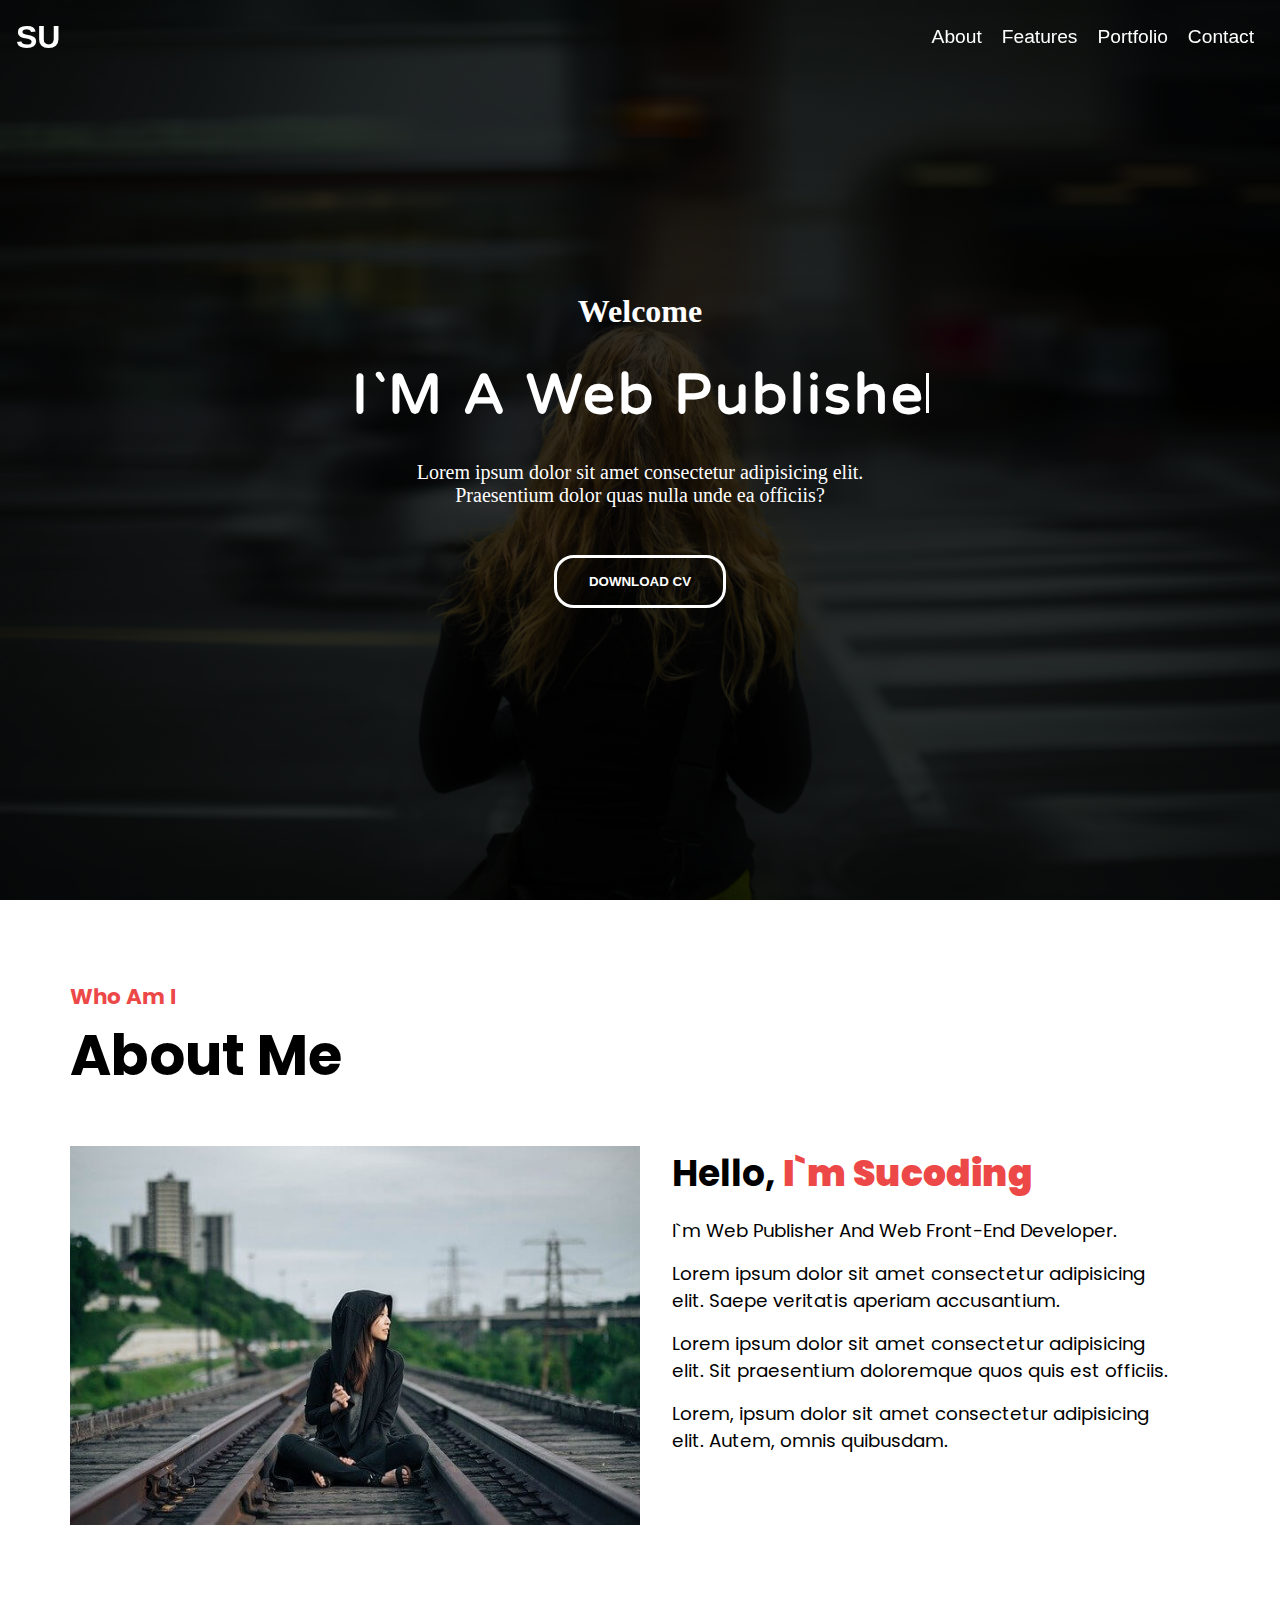
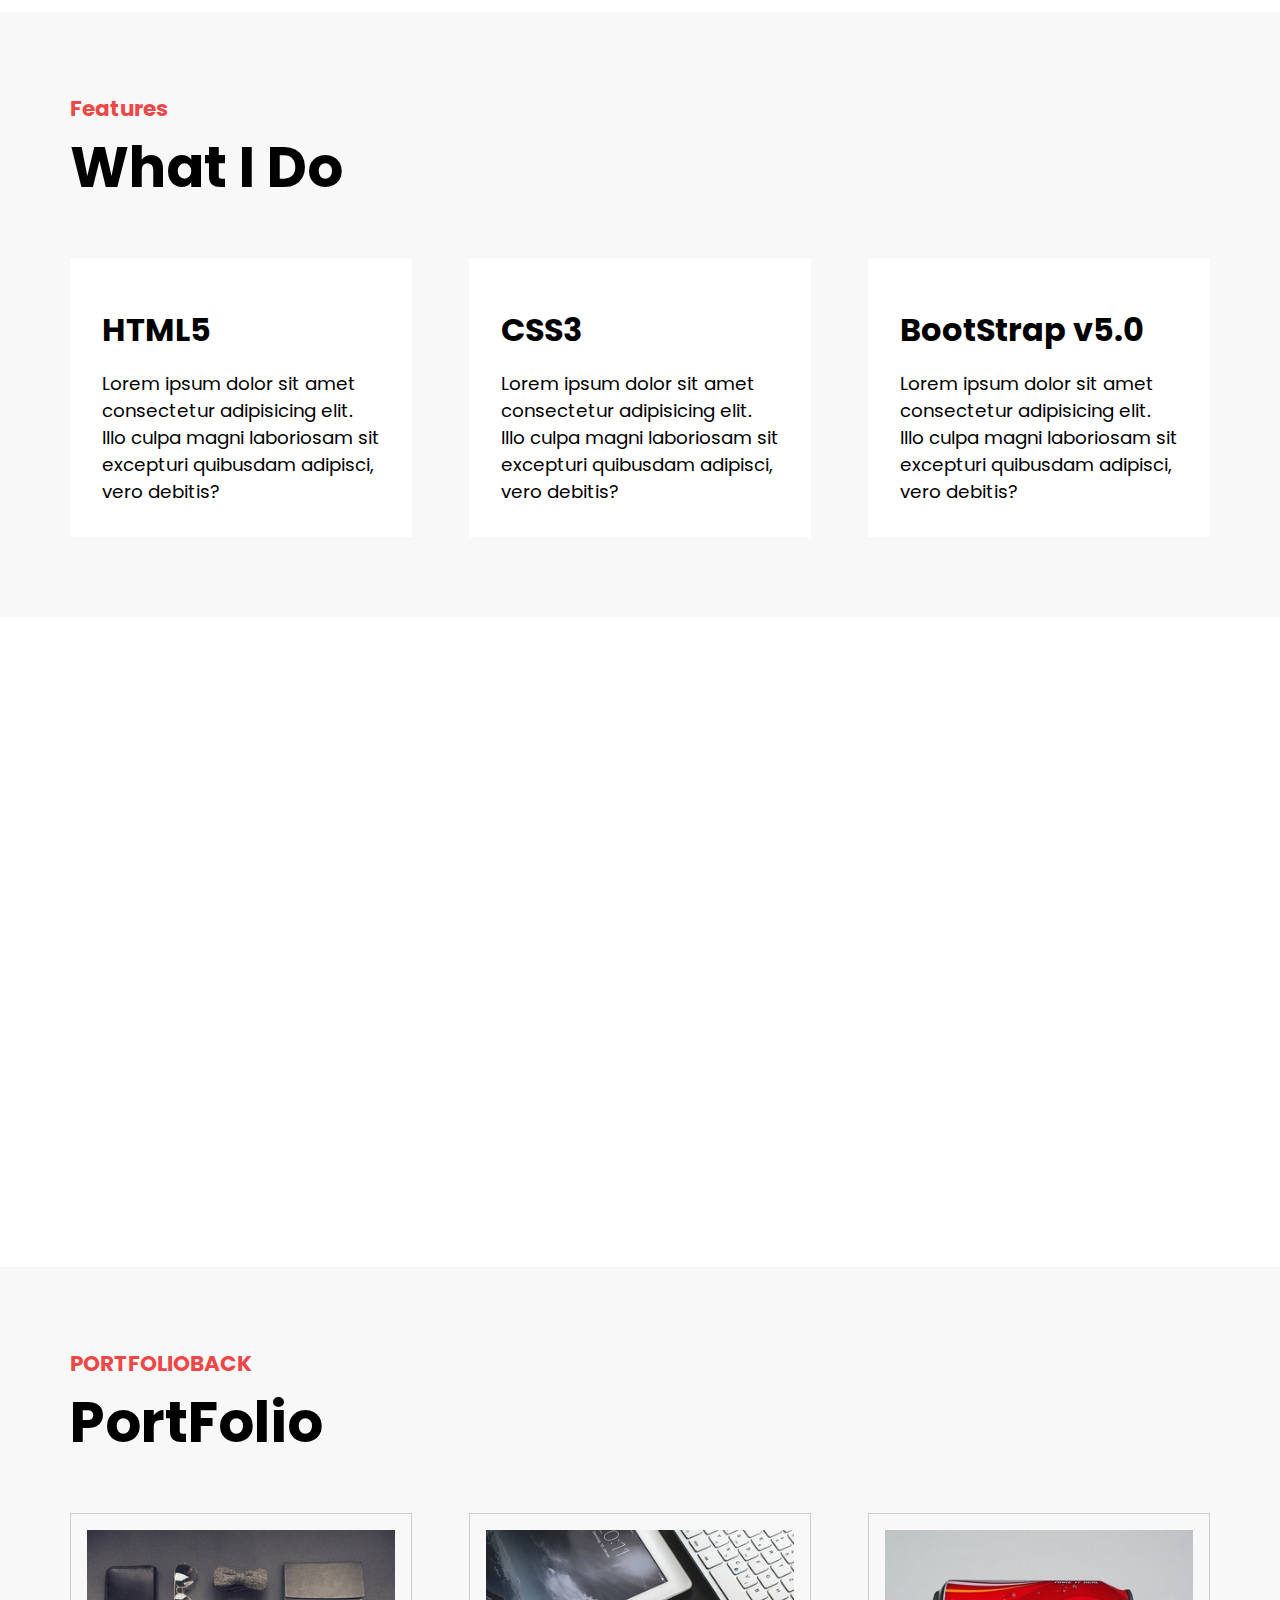
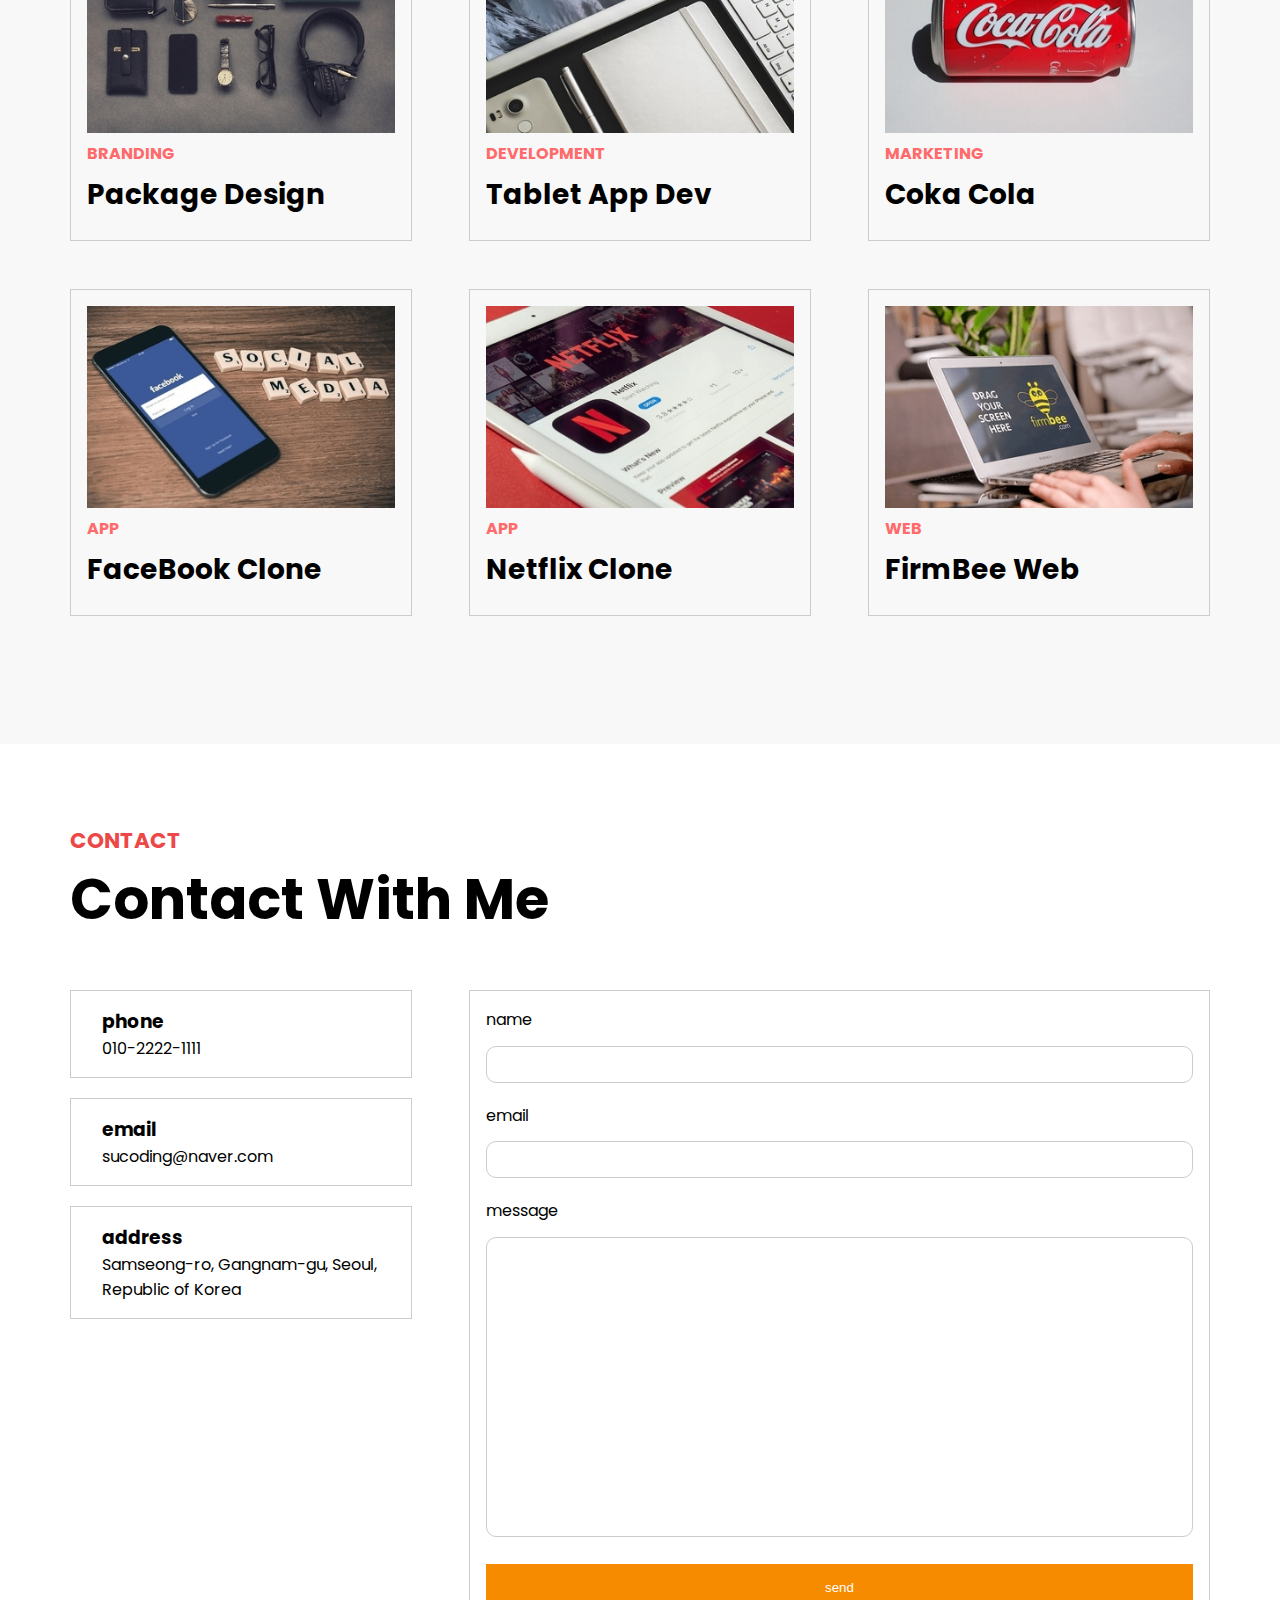
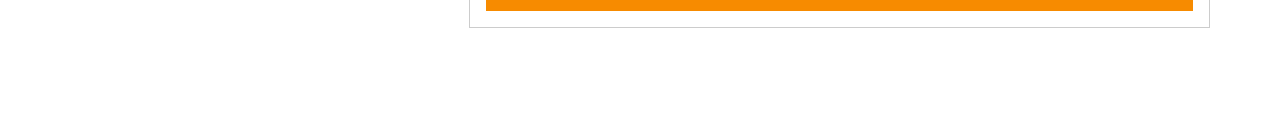
<file: index.html>
<!DOCTYPE html>
<html lang="zxx">
<head>
  <meta charset="UTF-8">
  <meta http-equiv="X-UA-Compatible" content="IE=edge">
  <meta name="viewport" content="width=device-width, initial-scale=1.0">
  <title>Final Project</title>
  <link rel="stylesheet" href="https://cdnjs.cloudflare.com/ajax/libs/font-awesome/6.1.1/css/all.min.css" integrity="sha512-KfkfwYDsLkIlwQp6LFnl8zNdLGxu9YAA1QvwINks4PhcElQSvqcyVLLD9aMhXd13uQjoXtEKNosOWaZqXgel0g==" crossorigin="anonymous" referrerpolicy="no-referrer" />
  <link rel="stylesheet" href="style.css">
</head>
<body>
  <!-- header -->
  <header>
    <div class="container">
      <h1>
        <button data-animation-scroll="true" data-target="#main">SU</button>
      </h1>
      <nav>
        <ul>
          <li>
            <button data-animation-scroll="true" data-target="#about">
              About
            </button>
          </li>
          <li>
            <button data-animation-scroll="true" data-target="#features">
              Features
            </button>
          </li>
          <li>
            <button data-animation-scroll="true" data-target="#portfolio">
              Portfolio
            </button>
          </li>
          <li>
            <button data-animation-scroll="true" data-target="#contact">
              Contact
            </button>
          </li>
        </ul>
      </nav>
    </div>
  </header>
  <!-- //end header -->
  <!-- main -->
  <main id="main">
    <div class="container">
      <h4>Welcome</h4>
      <h2 class="active">I`M A <span></span></h2>
      <p>Lorem ipsum dolor sit amet consectetur adipisicing elit. Praesentium dolor quas nulla unde ea officiis?</p>
      <button class="download">DOWNLOAD CV</button>
      <button class="mouse"><i class="fa-solid fa-computer-mouse"></i></button>
    </div>
  </main>
  <!-- //end Main -->
  <!-- About Me -->
  <section id="about" class="about">
    <div class="container">
      <div class="title">
        <h4>Who Am I</h4>
        <h2>About Me</h2>
      </div>
      <div class="about-self">
        <div class="left">
          <img src="images/me_alone.jpg" alt="">
        </div>
        <div class="right">
          <h3>Hello, <strong>I`m Sucoding</strong></h3>
          <p>I`m Web Publisher And Web Front-End Developer.</p>
          <p>Lorem ipsum dolor sit amet consectetur adipisicing elit. Saepe veritatis aperiam accusantium.</p>
          <p>Lorem ipsum dolor sit amet consectetur adipisicing elit. Sit praesentium doloremque quos quis est officiis.</p>
          <p>Lorem, ipsum dolor sit amet consectetur adipisicing elit. Autem, omnis quibusdam.</p>
          <div class="social">
            <a href="#">
              <i class="fa-brands fa-facebook"></i>
            </a>
            <a href="#">
              <i class="fa-brands fa-instagram"></i>
            </a>
            <a href="#">
              <i class="fa-brands fa-twitch"></i>
            </a>
            <a href="#">
              <i class="fa-brands fa-youtube"></i>
            </a>
          </div>
        </div>
      </div>
    </div>
  </section>
  <!-- end About Me -->
  <!-- What I Do -->
  <section id="features" class="do">
    <div class="container">
      <div class="title">
        <h4>Features</h4>
        <h2>What I Do</h2>
      </div>
      <div class="do-me">                
        <div class="do-inner">
          <div class="icon">
            <i class="fa-brands fa-html5"></i>
          </div>
          <div class="content">
            <h3>HTML5</h3>
            <p>Lorem ipsum dolor sit amet consectetur adipisicing elit. Illo culpa magni laboriosam sit excepturi quibusdam adipisci, vero debitis?</p>
          </div>
        </div>        
        <div class="do-inner">
          <div class="icon">
            <i class="fa-brands fa-css3-alt"></i>        
          </div>
          <div class="content">
            <h3>CSS3</h3>
            <p>Lorem ipsum dolor sit amet consectetur adipisicing elit. Illo culpa magni laboriosam sit excepturi quibusdam adipisci, vero debitis?</p>
          </div>
        </div>
        <div class="do-inner">
          <div class="icon">
            <i class="fa-brands fa-bootstrap"></i>
          </div>
          <div class="content">
            <h3>BootStrap v5.0</h3>
            <p>Lorem ipsum dolor sit amet consectetur adipisicing elit. Illo culpa magni laboriosam sit excepturi quibusdam adipisci, vero debitis?</p>
          </div>
        </div>
      </div>
    </div>  
  </section>
  <!-- //end What I Do -->
  <!-- Background -->
  <div class="bg"></div>
  <!-- //end Background-->
  <!-- PortFolio -->
  <section id="portfolio" class="portfolio">
    <div class="container">
      <div class="title">
        <h4>PORTFOLIOBACK</h4>
        <h2>PortFolio</h2>
      </div>
      <div class="portfolio-me">
        <div class="portfolio-inner">
          <img src="images/mock1.png" alt="">
          <strong>BRANDING</strong>
          <h3>Package Design</h3>
        </div>
        <div class="portfolio-inner">
          <img src="images/mock2.png" alt="">
          <strong>DEVELOPMENT</strong>
          <h3>Tablet App Dev</h3>
        </div>
        <div class="portfolio-inner">
          <img src="images/mock3.png" alt="">
          <strong>MARKETING</strong>
          <h3>Coka Cola </h3>
        </div>
        <div class="portfolio-inner">
          <img src="images/mock4.png" alt="">
          <strong>APP</strong>
          <h3>FaceBook Clone</h3>
        </div>
        <div class="portfolio-inner">
          <img src="images/mock5.png" alt="">
          <strong>APP</strong>
          <h3>Netflix Clone</h3>
        </div>
        <div class="portfolio-inner">
          <img src="images/mock6.png" alt="">
          <strong>WEB</strong>
          <h3>FirmBee Web</h3>
        </div>
      </div>
    </div>
  </section>
  <!-- //end PortFolio -->
   <!-- Contact With Me -->
   <section id="contact" class="contact">
    <div class="container">
      <div class="title">
        <h4>CONTACT</h4>
        <h2>Contact With Me</h2>
      </div>
      <div class="contact-me">
        <div class="left">
          <div class="card">
            <div class="icon">
              <i class="fa-solid fa-phone-volume"></i>
            </div>
            <div class="info-text">
              <h3>phone</h3>
              <p>010-2222-1111</p>
            </div>
          </div>
          <div class="card">
            <div class="icon">
              <i class="fa-solid fa-envelope-open-text"></i>
            </div>
            <div class="info-text">
              <h3>email</h3>
              <p>sucoding@naver.com</p>
            </div>
          </div>
          <div class="card">
            <div class="icon">
              <i class="fa-solid fa-location-crosshairs"></i>
            </div>
            <div class="info-text">
              <h3>address</h3>
              <p>Samseong-ro, Gangnam-gu, Seoul, Republic of Korea</p>
            </div>
          </div>
        </div>
        <div class="right">
          <form action="#">
            <div class="form-group">
              <label for="name">name</label>
              <input type="text" id="name">
            </div>
            <div class="form-group">
              <label for="email">email</label>
              <input type="text" id="email">
            </div>
            <div class="form-group">
              <label for="msg">message</label>
              <textarea id="msg"></textarea>
            </div>
            <button>send</button>
          </form>
        </div>
      </div>
    </div>
  </section>
  <!-- end Contact With Me -->
  <!-- script 태그는 수정하지 않습니다. -->
  <script src="script.js"></script>
</body>
</html>
</file>
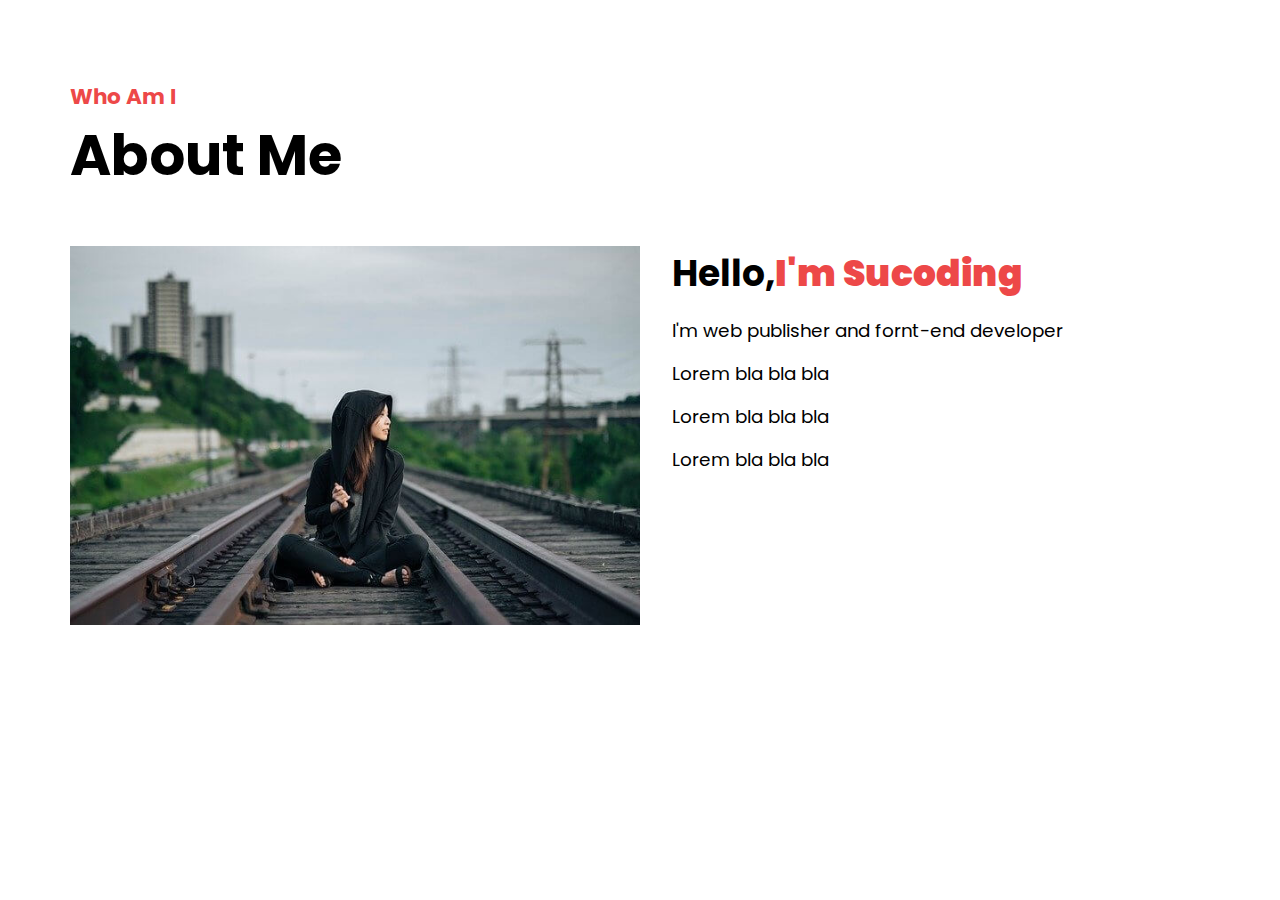
<file: html/about_me.html>
<!DOCTYPE html>
<html lang="zxx">
    <!-- 주력 언어가 특정되지 않을 때 사용하는 HTML 언어 코드인 zxx를 설정합니다. -->
<head>
    <meta charset="UTF-8"> <!-- HTML 문서의 문자 인코딩을 UTF-8로 설정하여 다양한 문자를 지원합니다. -->
    <meta name="viewport" content="width=device-width, initial-scale=1.0"> <!-- 반응형 웹 디자인을 위해 viewport 설정을 하여, 화면 크기에 맞게 요소들이 조정됩니다. -->
    <title>About me</title> <!-- 웹 페이지의 제목을 설정하며, 브라우저 탭에 표시됩니다. -->
    <link rel="stylesheet" href="https://cdnjs.cloudflare.com/ajax/libs/font-awesome/6.6.0/css/all.min.css" integrity="sha512-Kc323vGBEqzTmouAECnVceyQqyqdsSiqLQISBL29aUW4U/M7pSPA/gEUZQqv1cwx4OnYxTxve5UMg5GT6L4JJg==" crossorigin="anonymous" referrerpolicy="no-referrer" /> 
    <!-- Font Awesome 6.6.0 아이콘 라이브러리를 CDN을 통해 로드합니다. 이는 웹페이지에 다양한 아이콘을 사용할 수 있도록 합니다. -->
    <link rel="stylesheet" href="../style.css"> <!-- 프로젝트의 루트 디렉토리 상위에 있는 style.css 파일을 링크하여 스타일을 적용합니다. -->
    <link rel="stylesheet" href="../css/about_me.css"> <!-- CSS 폴더 내에 위치한 main.css 파일을 링크하여 페이지의 추가적인 스타일을 적용합니다. -->
</head>
<body>
    <section id="about">
        <div class="container">
            <div class="title">
                <h4>Who Am I</h4>
                <h2>About Me</h2>
            </div>
            <div class="about-self">
                <div class="left">
                    <img src="../images/me_alone.jpg" alt="내 사진">
                </div>
                <div class="right">
                    <h3>Hello,<strong>I'm Sucoding</strong></h3>
                    <p>I'm web publisher and fornt-end developer</p>
                    <p>Lorem bla bla bla</p>    
                    <p>Lorem bla bla bla</p>    
                    <p>Lorem bla bla bla</p>
                    <div class="social">
                        <a href="#">
                            <i class="fa-brands fa-facebook"></i>
                        </a>
                        <a href="#">
                            <i class="fa-brands fa-instagram"></i>
                        </a>
                        <a href="#">
                            <i class="fa-brands fa-twitch"></i>
                        </a>
                        <a href="#">
                            <i class="fa-brands fa-youtube"></i>
                        </a>
                    </div>
                </div>         
            </div>
        </div>
    </section>
</body>
</html>
</file>
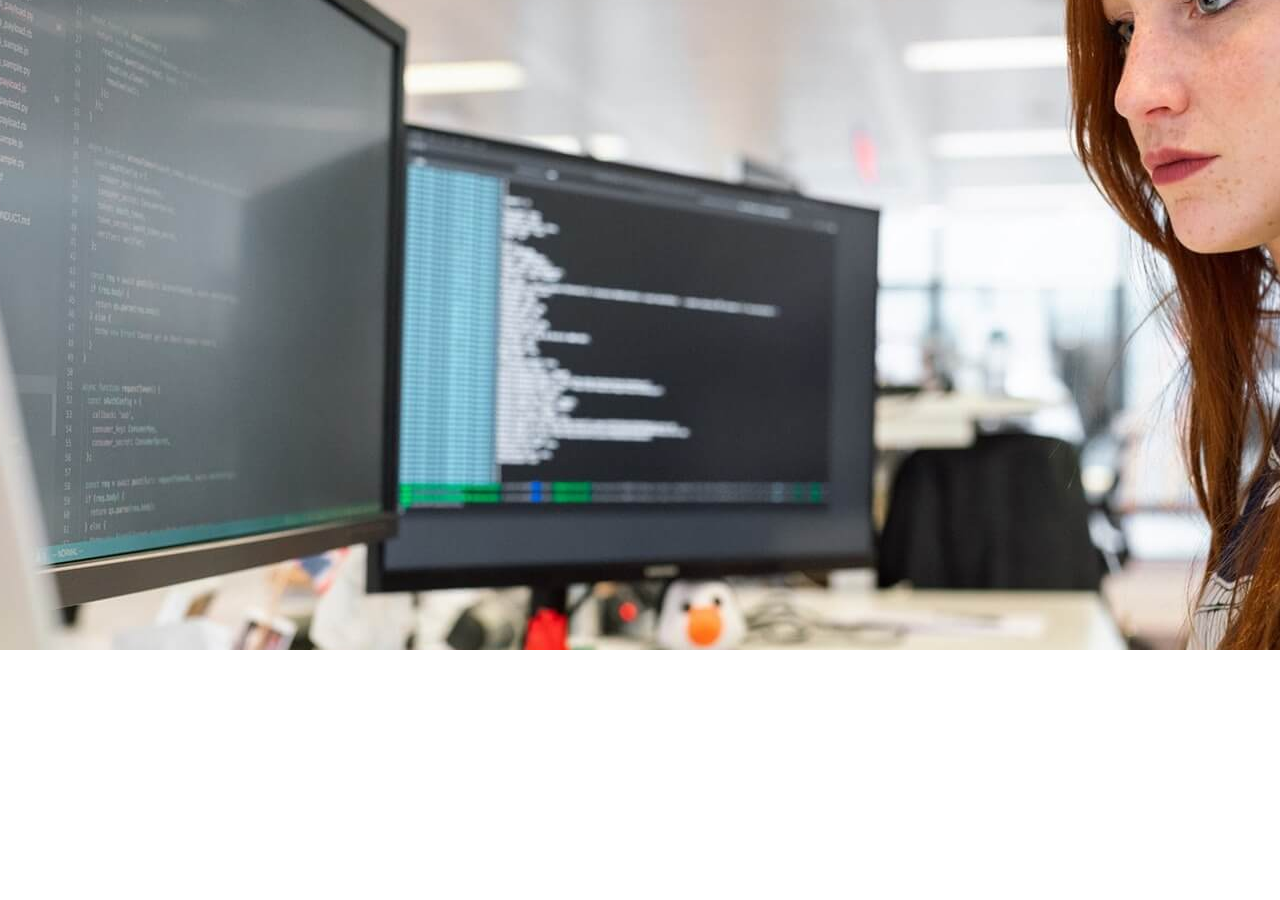
<file: html/background.html>
<!DOCTYPE html>
<html lang="zxx">
    <!-- 주력 언어가 특정되지 않을 때 사용하는 HTML 언어 코드인 zxx를 설정합니다. -->
<head>
    <meta charset="UTF-8"> <!-- HTML 문서의 문자 인코딩을 UTF-8로 설정하여 다양한 문자를 지원합니다. -->
    <meta name="viewport" content="width=device-width, initial-scale=1.0"> <!-- 반응형 웹 디자인을 위해 viewport 설정을 하여, 화면 크기에 맞게 요소들이 조정됩니다. -->
    <title>Background</title> <!-- 웹 페이지의 제목을 설정하며, 브라우저 탭에 표시됩니다. -->
    <link rel="stylesheet" href="https://cdnjs.cloudflare.com/ajax/libs/font-awesome/6.6.0/css/all.min.css" integrity="sha512-Kc323vGBEqzTmouAECnVceyQqyqdsSiqLQISBL29aUW4U/M7pSPA/gEUZQqv1cwx4OnYxTxve5UMg5GT6L4JJg==" crossorigin="anonymous" referrerpolicy="no-referrer" /> 
    <!-- Font Awesome 6.6.0 아이콘 라이브러리를 CDN을 통해 로드합니다. 이는 웹페이지에 다양한 아이콘을 사용할 수 있도록 합니다. -->
    <link rel="stylesheet" href="../style.css"> <!-- 프로젝트의 루트 디렉토리 상위에 있는 style.css 파일을 링크하여 스타일을 적용합니다. -->
    <link rel="stylesheet" href="../css/background.css">
</head>
<body>
    <div class="bg">
    </div>
</body>
</html>
</file>
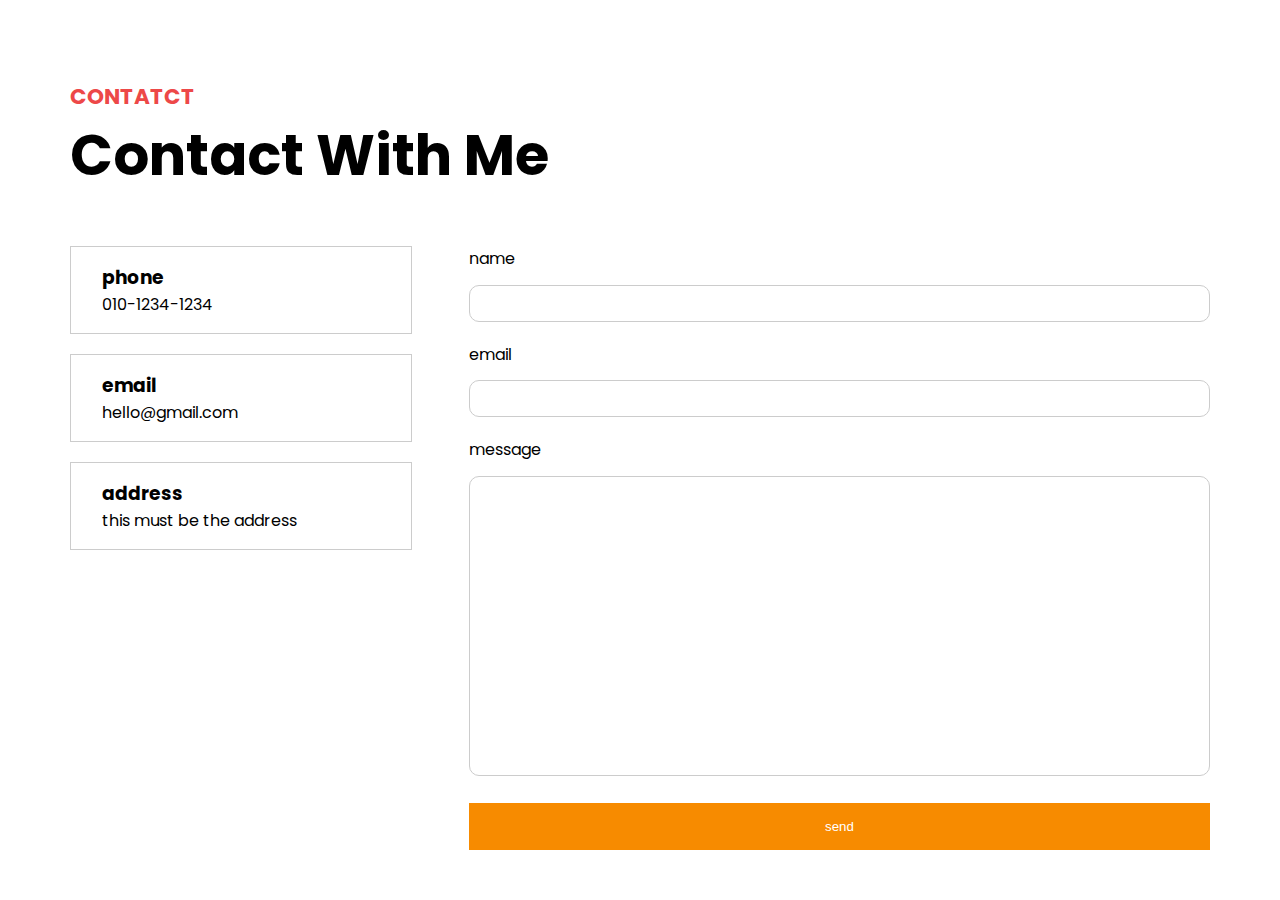
<file: html/contact_with_me.html>
<!DOCTYPE html>
<html lang="zxx">
    <!-- 주력 언어가 특정되지 않을 때 사용하는 HTML 언어 코드인 zxx를 설정합니다. -->
<head>
    <meta charset="UTF-8"> <!-- HTML 문서의 문자 인코딩을 UTF-8로 설정하여 다양한 문자를 지원합니다. -->
    <meta name="viewport" content="width=device-width, initial-scale=1.0"> <!-- 반응형 웹 디자인을 위해 viewport 설정을 하여, 화면 크기에 맞게 요소들이 조정됩니다. -->
    <title>Contact With Me</title> <!-- 웹 페이지의 제목을 설정하며, 브라우저 탭에 표시됩니다. -->
    <link rel="stylesheet" href="https://cdnjs.cloudflare.com/ajax/libs/font-awesome/6.6.0/css/all.min.css" integrity="sha512-Kc323vGBEqzTmouAECnVceyQqyqdsSiqLQISBL29aUW4U/M7pSPA/gEUZQqv1cwx4OnYxTxve5UMg5GT6L4JJg==" crossorigin="anonymous" referrerpolicy="no-referrer" /> 
    <!-- Font Awesome 6.6.0 아이콘 라이브러리를 CDN을 통해 로드합니다. 이는 웹페이지에 다양한 아이콘을 사용할 수 있도록 합니다. -->
    <link rel="stylesheet" href="../style.css"> <!-- 프로젝트의 루트 디렉토리 상위에 있는 style.css 파일을 링크하여 스타일을 적용합니다. -->
    <link rel="stylesheet" href="../css/contact_with_me.css">
</head>
<body>
    <section id="contact">
        <div class="container">
            <div class="title">
                <h4>CONTATCT</h4>
                <h2>Contact With Me</h2>
            </div>
            <div class="contact-me">
                <div class="left">
                    <div class="card">
                        <div class="icon">
                            <i class="fa-solid fa-phone-volume"></i>
                        </div>
                        <div class="info-text">
                            <h3>phone</h3>
                            <p>010-1234-1234</p>
                        </div>
                    </div>
                    <div class="card">
                        <div class="icon">
                            <i class="fa-solid fa-envelope"></i>
                        </div>
                        <div class="info-text">
                            <h3>email</h3>
                            <p>hello@gmail.com</p>
                        </div>
                    </div>
                    <div class="card">
                        <div class="icon">
                            <i class="fa-solid fa-location-dot"></i>
                        </div>
                        <div class="info-text">
                            <h3>address</h3>
                            <p>this must be the address</p>
                        </div>
                    </div>
                </div>

                <div class="right">
                    <form action="#">
                        <div class="form-group">
                            <label for="name">name</label>
                            <input type="text" id="name">
                        </div>
                        <div class="form-group">
                            <label for="email">email</label>
                            <input type="text" id="email" autocomplete="off">   
                        </div> 
                        <div class="form-group">
                            <label for="msg">message</label>
                            <textarea id="msg"></textarea>
                        </div>
                        <button>send</button>
                    </form>
                </div>
            </div>
        </div>
    </section>

</body>
</html>
</file>
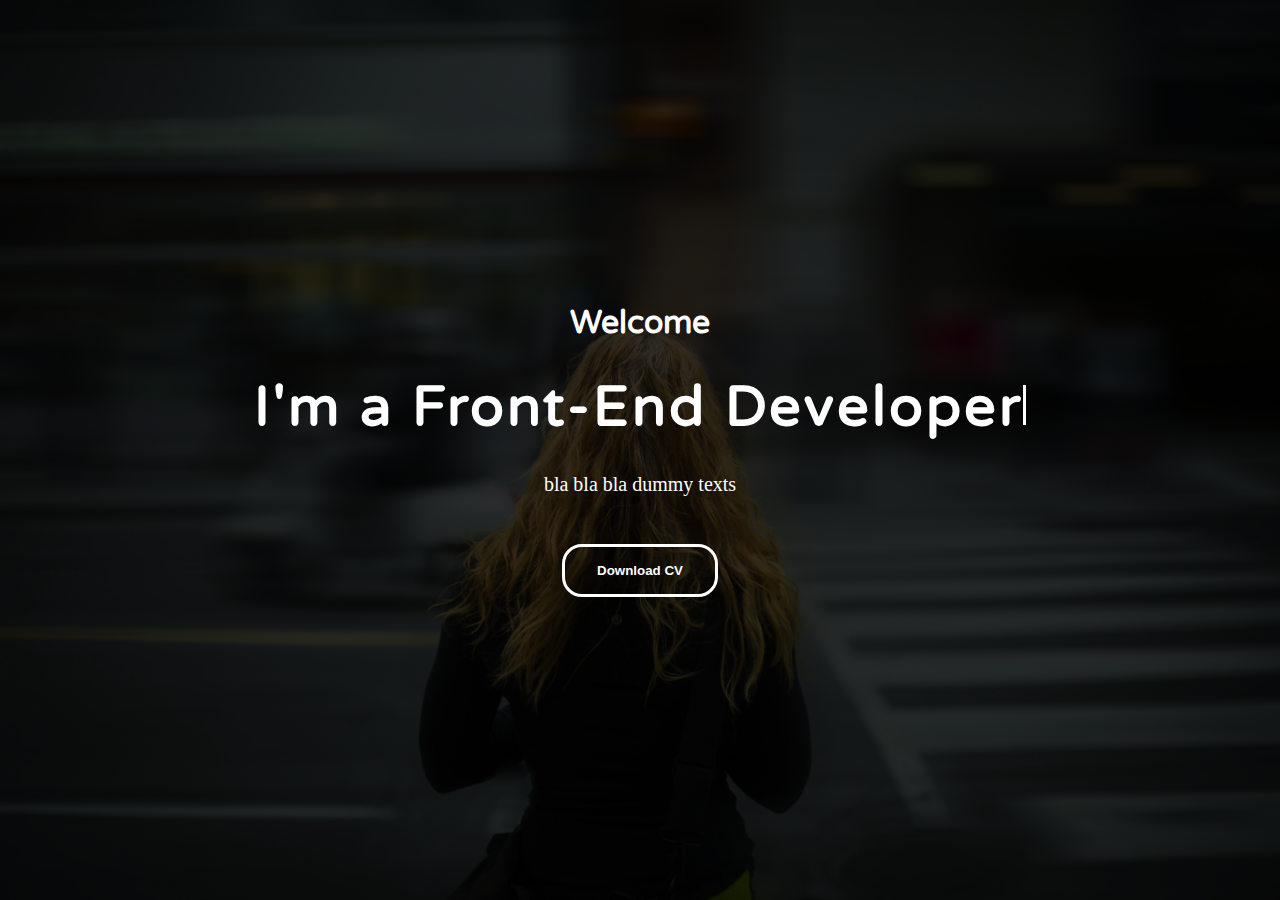
<file: html/main.html>
<!DOCTYPE html>
<html lang="zxx">
    <!-- 주력 언어가 특정되지 않을 때 사용하는 HTML 언어 코드인 zxx를 설정합니다. -->
<head>
    <meta charset="UTF-8"> <!-- HTML 문서의 문자 인코딩을 UTF-8로 설정하여 다양한 문자를 지원합니다. -->
    <meta name="viewport" content="width=device-width, initial-scale=1.0"> <!-- 반응형 웹 디자인을 위해 viewport 설정을 하여, 화면 크기에 맞게 요소들이 조정됩니다. -->
    <title>Main</title> <!-- 웹 페이지의 제목을 설정하며, 브라우저 탭에 표시됩니다. -->
    <link rel="stylesheet" href="https://cdnjs.cloudflare.com/ajax/libs/font-awesome/6.6.0/css/all.min.css" integrity="sha512-Kc323vGBEqzTmouAECnVceyQqyqdsSiqLQISBL29aUW4U/M7pSPA/gEUZQqv1cwx4OnYxTxve5UMg5GT6L4JJg==" crossorigin="anonymous" referrerpolicy="no-referrer" /> 
    <!-- Font Awesome 6.6.0 아이콘 라이브러리를 CDN을 통해 로드합니다. 이는 웹페이지에 다양한 아이콘을 사용할 수 있도록 합니다. -->
    <link rel="stylesheet" href="../style.css"> <!-- 프로젝트의 루트 디렉토리 상위에 있는 style.css 파일을 링크하여 스타일을 적용합니다. -->
    <link rel="stylesheet" href="../css/main.css"> <!-- CSS 폴더 내에 위치한 main.css 파일을 링크하여 페이지의 추가적인 스타일을 적용합니다. -->
</head>
<body>
    <main id="main"> <!-- 웹 페이지의 주요 콘텐츠를 포함하는 메인 영역을 나타내는 HTML5 시맨틱 태그입니다. id는 'main'으로 지정되었습니다. -->
        <div class="container"> <!-- 콘텐츠를 그룹화하고 정렬을 돕기 위해 사용하는 div 요소로, 'container' 클래스를 적용하여 스타일링합니다. -->
            <h4>Welcome</h4> <!-- HTML 제목 태그로, h4는 h1에서 h6 사이에서 네 번째로 큰 제목 크기입니다. "Welcome" 텍스트를 표시합니다. -->
            <h2>I'm a <span>Front-End Developer</span></h2> <!-- h2 제목 태그로, 강조해야 하는 부분을 <span> 태그로 감싸 특정 스타일을 적용할 수 있습니다. -->
            <p>bla bla bla dummy texts</p> <!-- 단락을 나타내는 p 태그로, 예시 텍스트를 표시합니다. -->
            <button class="download">Download CV</button> <!-- 'download' 클래스를 가진 버튼으로, 이 버튼은 사용자가 클릭하여 이력서를 다운로드하도록 할 수 있습니다. -->
            <button class="mouse"><i class="fa-solid fa-computer-mouse"></i></button> <!-- 'mouse' 클래스를 가진 버튼으로, Font Awesome 아이콘 'fa-computer-mouse'가 포함되어 있습니다. -->
            <!-- 위의 i 태그는 Font Awesome 아이콘을 표시하는데 사용됩니다. 'fa-solid'는 아이콘의 굵은 스타일을 의미하고, 'fa-computer-mouse'는 컴퓨터 마우스 아이콘을 표시합니다. -->
        </div> <!-- .container div의 끝입니다. -->
    </main> <!-- 메인 콘텐츠 영역(main 태그)의 끝입니다. -->
</body>
</html> <!-- HTML 문서의 끝을 나타냅니다. -->
</file>
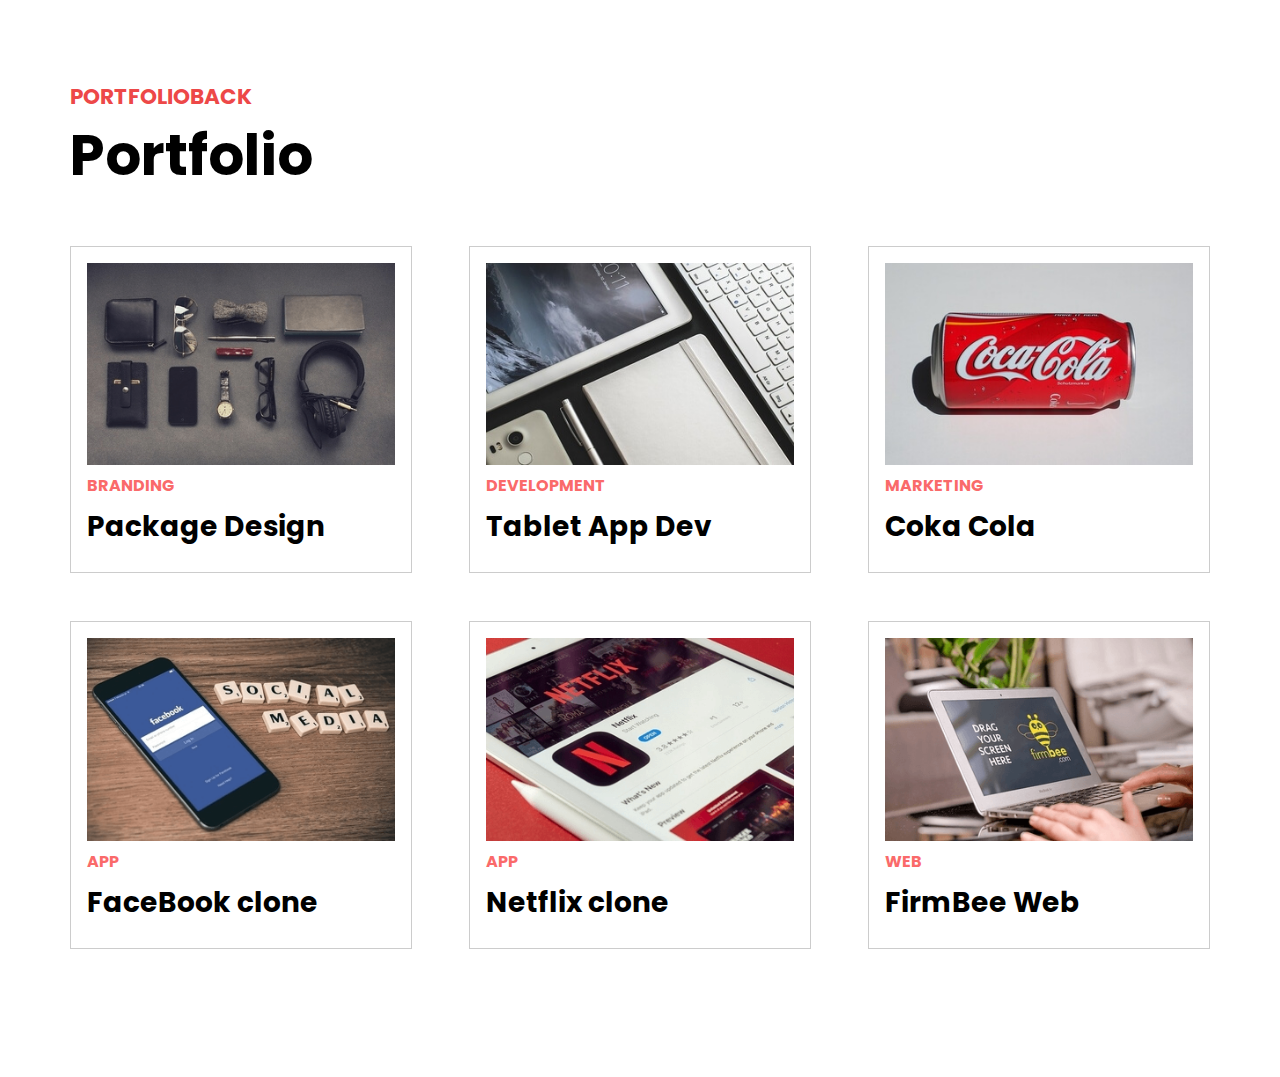
<file: html/portfolio.html>
<!DOCTYPE html>
<html lang="zxx">
    <!-- 주력 언어가 특정되지 않을 때 사용하는 HTML 언어 코드인 zxx를 설정합니다. -->
<head>
    <meta charset="UTF-8"> <!-- HTML 문서의 문자 인코딩을 UTF-8로 설정하여 다양한 문자를 지원합니다. -->
    <meta name="viewport" content="width=device-width, initial-scale=1.0"> <!-- 반응형 웹 디자인을 위해 viewport 설정을 하여, 화면 크기에 맞게 요소들이 조정됩니다. -->
    <title>Portfolio</title> <!-- 웹 페이지의 제목을 설정하며, 브라우저 탭에 표시됩니다. -->
    <link rel="stylesheet" href="https://cdnjs.cloudflare.com/ajax/libs/font-awesome/6.6.0/css/all.min.css" integrity="sha512-Kc323vGBEqzTmouAECnVceyQqyqdsSiqLQISBL29aUW4U/M7pSPA/gEUZQqv1cwx4OnYxTxve5UMg5GT6L4JJg==" crossorigin="anonymous" referrerpolicy="no-referrer" /> 
    <!-- Font Awesome 6.6.0 아이콘 라이브러리를 CDN을 통해 로드합니다. 이는 웹페이지에 다양한 아이콘을 사용할 수 있도록 합니다. -->
    <link rel="stylesheet" href="../style.css"> <!-- 프로젝트의 루트 디렉토리 상위에 있는 style.css 파일을 링크하여 스타일을 적용합니다. -->
    <link rel="stylesheet" href="../css/portfolio.css">
</head>
<body>
    <section id="portfolio">
        <div class="container">
            <div class="title">
                <h4>PORTFOLIOBACK</h4>
                <h2>Portfolio</h2>
            </div>
            
            <div class="portfolio-me">
                <div class="portfolio-inner">
                    <img src="../images/mock1.png" alt="샘플이미지 1">
                    <strong>BRANDING</strong>
                    <h3>Package Design</h3>
                </div>

                <div class="portfolio-inner">
                    <img src="../images/mock2.png" alt="샘플이미지 2">
                    <strong>DEVELOPMENT</strong>
                    <h3>Tablet App Dev</h3>
                </div>

                <div class="portfolio-inner">
                    <img src="../images/mock3.png" alt="샘플이미지 3">
                    <strong>MARKETING</strong>
                    <h3>Coka Cola</h3>
                </div>

                <div class="portfolio-inner">
                    <img src="../images/mock4.png" alt="샘플이미지 4">
                    <strong>APP</strong>
                    <h3>FaceBook clone</h3>
                </div>

                <div class="portfolio-inner">
                    <img src="../images/mock5.png" alt="샘플이미지 5">
                    <strong>APP</strong>
                    <h3>Netflix clone</h3>
                </div>

                <div class="portfolio-inner">
                    <img src="../images/mock6.png" alt="샘플이미지 6">
                    <strong>WEB</strong>
                    <h3>FirmBee Web</h3>
                </div>
            </div>
        </div>
    </section>
</body>
</html>
</file>
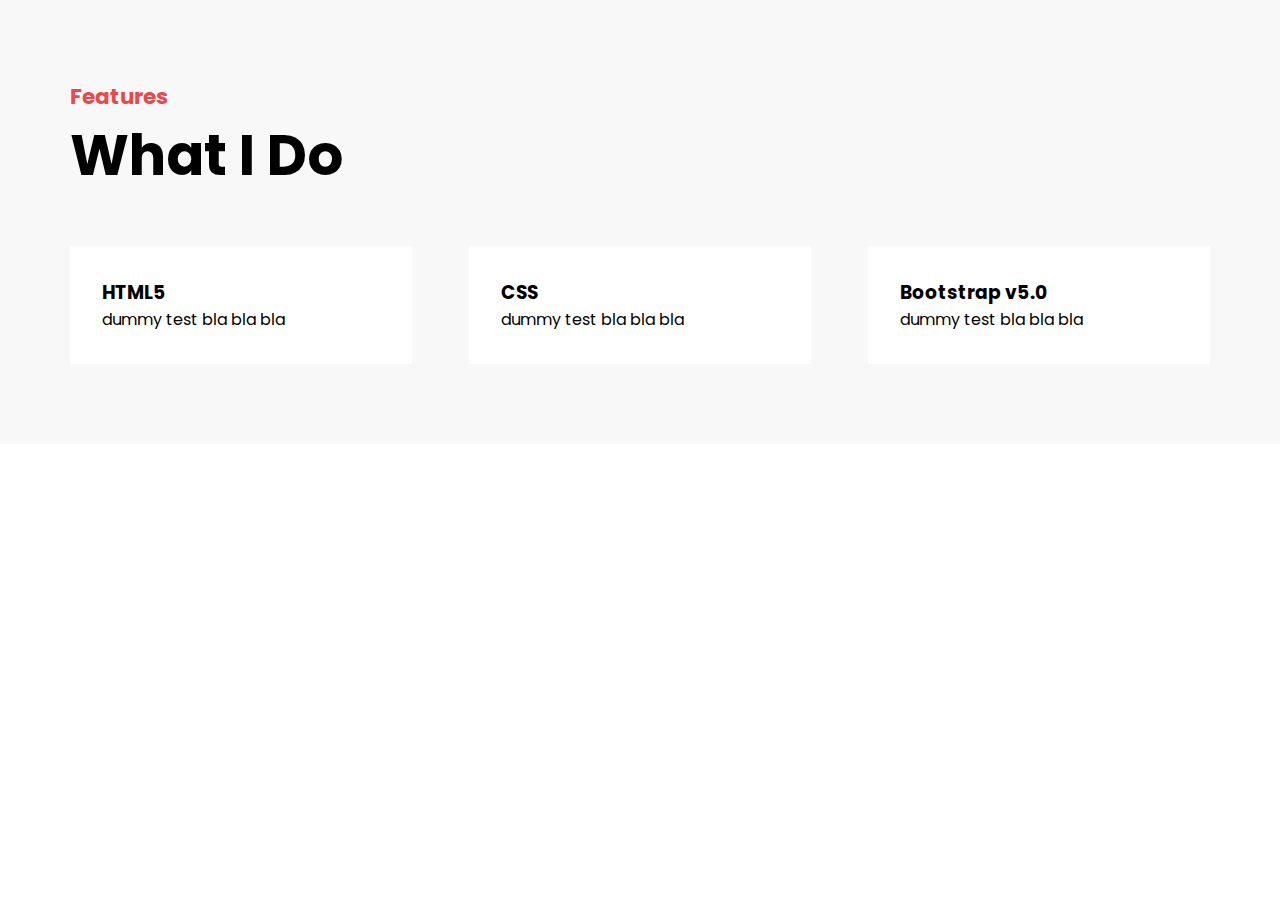
<file: html/what_i_do.html>
<!DOCTYPE html>
<html lang="zxx">
    <!-- 주력 언어가 특정되지 않을 때 사용하는 HTML 언어 코드인 zxx를 설정합니다. -->
<head>
    <meta charset="UTF-8"> <!-- HTML 문서의 문자 인코딩을 UTF-8로 설정하여 다양한 문자를 지원합니다. -->
    <meta name="viewport" content="width=device-width, initial-scale=1.0"> <!-- 반응형 웹 디자인을 위해 viewport 설정을 하여, 화면 크기에 맞게 요소들이 조정됩니다. -->
    <title>What I Do</title> <!-- 웹 페이지의 제목을 설정하며, 브라우저 탭에 표시됩니다. -->
    <link rel="stylesheet" href="https://cdnjs.cloudflare.com/ajax/libs/font-awesome/6.6.0/css/all.min.css" integrity="sha512-Kc323vGBEqzTmouAECnVceyQqyqdsSiqLQISBL29aUW4U/M7pSPA/gEUZQqv1cwx4OnYxTxve5UMg5GT6L4JJg==" crossorigin="anonymous" referrerpolicy="no-referrer" /> 
    <!-- Font Awesome 6.6.0 아이콘 라이브러리를 CDN을 통해 로드합니다. 이는 웹페이지에 다양한 아이콘을 사용할 수 있도록 합니다. -->
    <link rel="stylesheet" href="../style.css"> <!-- 프로젝트의 루트 디렉토리 상위에 있는 style.css 파일을 링크하여 스타일을 적용합니다. -->
    <link rel="stylesheet" href="../css/what_i_do.css">
</head>
<body>
    <section id="features">
        <div class="container">
            <div class="title">
                <h4>Features</h4>
                <h2>What I Do</h2>
            </div>
            
            <div class="do-me">
                <div class="do-inner"> 
                    <div class="icon">
                        <i class="fa-brands fa-html5"></i>
                    </div>
                    <div class="contnet">
                        <h3>HTML5</h3>
                        <p>dummy test bla bla bla</p>
                    </div>
                </div>

                <div class="do-inner">
                    <div class="icon">
                        <i class="fa-brands fa-css3-alt"></i>
                    </div>
                    <div class="contnet">
                        <h3>CSS</h3>
                        <p>dummy test bla bla bla</p>
                    </div>
                </div>

                <div class="do-inner">
                    <div class="icon">
                        <i class="fa-brands fa-bootstrap"></i>
                    </div>
                    <div class="contnet">
                        <h3>Bootstrap v5.0</h3>
                        <p>dummy test bla bla bla</p>
                    </div>
                </div>

            </div>
        </div>
    </section>
</body>
</html>
</file>
<file: style.css>
@import url('https://fonts.googleapis.com/css2?family=Poppins:wght@400;700&family=Varela+Round&display=swap');
/* 구글 폰트에서 Poppins와 Varela Round라는 두 폰트를 가져옵니다.
   이는 폰트 스타일을 통일하고 사용자 경험을 높이기 위한 외부 폰트입니다. */

/* header.css */
* {
  margin: 0;  /* 모든 요소의 기본 마진을 제거하여 브라우저 간의 일관성을 유지합니다. */
  padding: 0; /* 기본 패딩을 제거하여 레이아웃이 예상하지 못한 방식으로 흐트러지는 것을 방지합니다. */
  box-sizing: border-box; /* 요소의 width/height에 padding과 border를 포함시켜 레이아웃을 쉽게 관리합니다. */
}

a, a:link, a:visited {
  color: inherit; /* 링크의 색상을 상속받아 주변 텍스트와 동일한 색상으로 만듭니다. */
  text-decoration: none; /* 링크 밑줄을 제거하여 더욱 깔끔한 디자인을 적용합니다. */
}

li {
  list-style: none; /* 리스트 항목에서 기본 불릿(bullet) 또는 번호를 제거합니다. */
}

.container {
  width: 1140px; /* 컨테이너의 고정 너비를 1140px로 설정하여 일관된 레이아웃을 유지합니다. */
  margin: 0 auto; /* 컨테이너를 화면의 중앙에 배치합니다. */
}

header {
  position: fixed; /* 헤더를 화면 상단에 고정하여 스크롤해도 항상 보이게 합니다. */
  color: white; /* 헤더의 텍스트 색상을 흰색으로 설정합니다. */
  top: 0; /* 헤더를 화면 최상단에 배치합니다. */
  z-index: 1; /* 헤더를 다른 요소보다 위에 표시합니다. */
  width: 100%; /* 헤더가 화면 너비를 꽉 채우도록 설정합니다. */
  padding: 1rem; /* 내부 여백을 1rem 추가하여 헤더 요소 간 간격을 줍니다. */
}

header .container {
  display: flex; /* 자식 요소를 가로로 배치하는 플렉스 레이아웃을 적용합니다. */
  justify-content: space-between; /* 자식 요소들을 양 끝에 배치하고 그 사이를 동일하게 띄웁니다. */
  align-items: center; /* 자식 요소들을 수직 중앙에 정렬합니다. */
  width: 100%; /* 컨테이너의 너비를 100%로 설정하여 부모 요소를 꽉 채웁니다. */
}

header nav ul {
  display: flex; /* 내비게이션 메뉴를 가로로 나열하여 직관적인 레이아웃을 만듭니다. */
}

header nav ul li {
  padding: 10px; /* 리스트 항목 사이의 간격을 조절하여 여유를 줍니다. */
}

header button {
  background: transparent; /* 버튼의 배경을 투명하게 하여 불필요한 배경색을 없앱니다. */
  border: 0; /* 버튼의 기본 테두리를 제거합니다. */
  cursor: pointer; /* 버튼 위로 마우스를 올리면 커서가 손가락 모양으로 변합니다. */
  color: white; /* 버튼 텍스트의 색상을 흰색으로 설정합니다. */
}

header h1 button {
  font-size: 2rem; /* 버튼의 폰트 크기를 2rem으로 설정하여 크고 강조되게 만듭니다. */
  font-weight: bold; /* 폰트를 굵게 설정하여 더욱 강조된 느낌을 줍니다. */
}

header nav ul li button {
  font-size: 1.2rem; /* 내비게이션 버튼의 폰트 크기를 1.2rem으로 설정합니다. */
}

/* End header.css */

/* main.css */
main {
  width: 100%; /* 메인 요소가 화면 너비 전체를 차지하도록 설정합니다. */
  height: 100vh; /* 메인 요소의 높이를 뷰포트 전체 높이로 설정하여 화면을 꽉 채웁니다. */
  color: white; /* 메인 요소 안의 텍스트 색상을 흰색으로 설정합니다. */
  background: linear-gradient(rgba(0, 0, 0, 0.8), rgba(0, 0, 0, 0.8)), url('images/me.jpg') center center; 
  /* 배경에 투명도가 0.8인 검정색 그라데이션을 추가하고 이미지가 중앙에 위치하도록 설정합니다. */
  background-size: cover; /* 배경 이미지를 요소 크기에 맞게 확대/축소하여 꽉 차게 만듭니다. */
  display: flex; /* 메인 요소 안의 자식 요소를 플렉스 박스로 정렬합니다. */
  justify-content: center; /* 자식 요소를 수평 중앙에 배치합니다. */
  align-items: center; /* 자식 요소를 수직 중앙에 배치합니다. */
  text-align: center; /* 메인 요소 내의 텍스트를 중앙 정렬합니다. */
}

main h4 {
  font-size: 2rem; /* h4 태그의 폰트 크기를 2rem으로 설정하여 강조된 제목을 만듭니다. */
}

main h2 {
  font-size: 3.5rem; /* h2 태그의 폰트 크기를 3.5rem으로 설정하여 크게 표시합니다. */
  margin: 2rem 0; /* h2 태그의 상하 여백을 2rem으로 설정하여 공간을 줍니다. */
  letter-spacing: 3px; /* 글자 간격을 3px로 설정하여 글자 사이를 띄웁니다. */
  font-family: 'Varela Round', sans-serif; /* h2 제목의 폰트를 'Varela Round'로 설정합니다. */
}

main p {
  max-width: 500px; /* 단락의 최대 너비를 500px로 설정하여 가독성을 높입니다. */
  margin: 0 auto; /* 단락을 수평 중앙에 배치합니다. */
  font-size: 1.25rem; /* 단락의 폰트 크기를 1.25rem으로 설정하여 크고 가독성 높은 텍스트를 만듭니다. */
}

main button.download {
  background-color: transparent; /* 다운로드 버튼의 배경을 투명하게 설정합니다. */
  border: 3px solid white; /* 3px 두께의 흰색 테두리를 추가하여 깔끔한 버튼을 만듭니다. */
  border-radius: 20px; /* 버튼의 모서리를 20px로 둥글게 설정하여 부드러운 느낌을 줍니다. */
  padding: 1rem 2rem; /* 버튼에 여유 있는 패딩을 추가하여 넓은 버튼을 만듭니다. */
  margin-top: 3rem; /* 상단에 3rem의 여백을 추가하여 버튼이 위 요소와 적절한 간격을 유지합니다. */
  color: white; /* 버튼 텍스트 색상을 흰색으로 설정합니다. */
  font-weight: bold; /* 텍스트를 굵게 하여 버튼을 강조합니다. */
  cursor: pointer; /* 버튼 위로 마우스를 올리면 손가락 모양의 커서가 나타납니다. */
}

main button.mouse {
  background-color: transparent; /* 버튼의 배경을 투명하게 설정합니다. */
  border: none; /* 버튼의 기본 테두리를 제거합니다. */
  color: white; /* 버튼 텍스트 색상을 흰색으로 설정합니다. */
  font-size: 2rem; /* 폰트 크기를 2rem으로 설정하여 버튼이 눈에 띄도록 만듭니다. */
  position: absolute; /* 버튼의 위치를 절대 위치로 설정하여 부모 요소의 기준으로 고정합니다. */
  bottom: 1rem; /* 버튼을 부모 요소의 하단에서 1rem 떨어진 위치에 배치합니다. */
  left: 50%; /* 부모 요소의 왼쪽에서 50% 위치에 버튼을 배치하여 중앙에 오도록 설정합니다. */
  transform: translateX(-50%); /* 버튼을 정확히 중앙에 맞추기 위해 50%만큼 왼쪽으로 이동시킵니다. */
  animation: upDown 1s ease-in-out infinite; /* 버튼이 1초 간격으로 위아래로 움직이는 애니메이션을 무한 반복합니다. */
  cursor: pointer; /* 버튼 위로 마우스를 올리면 손가락 모양의 커서가 나타납니다. */
}

@keyframes upDown {
  0% {
    bottom: 1rem; /* 애니메이션 시작 시점에서 버튼을 하단에서 1rem 떨어진 위치로 설정합니다. */
  }
  50% {
    bottom: 1.5rem; /* 중간에서는 버튼이 약간 위로 올라가도록 설정합니다. */
  }
  100% {
    bottom: 1rem; /* 끝날 때 다시 원래 위치로 돌아오도록 설정합니다. */
  }
}

main h2 span::after {
  content: ""; /* 빈 콘텐츠를 추가하여 세로선을 만듭니다. */
  height: 40px; /* 높이를 40px로 설정하여 세로선의 길이를 정합니다. */
  width: 3px; /* 너비를 3px로 설정하여 얇은 선을 만듭니다. */
  background-color: #fff; /* 세로선의 색상을 흰색으로 설정합니다. */
  display: inline-block; /* 세로선을 텍스트와 같은 줄에 배치합니다. */
  animation: blink .7s ease-in-out infinite; /* 0.7초 간격으로 깜빡이는 애니메이션을 무한 반복합니다. */
}

@keyframes blink {
  0% {
    opacity: 1; /* 처음에는 선이 완전히 보입니다. */
  }
  100% {
    opacity: 0; /* 끝날 때 선이 완전히 사라집니다. */
  }
}

/* about_me.css */
section {
    font-family:'Poppins', sans-serif; /* 섹션 안의 텍스트에 'Poppins' 폰트를 적용하고, 대체 폰트로 sans-serif 사용 */
    padding:5rem 0; /* 상하 여백을 5rem로 설정하여 섹션 간의 간격을 줍니다. */
  }
  
  section:nth-child(2n) {
    background-color:#f8f8f8; /* 모든 짝수 번째 섹션의 배경색을 연한 회색(#f8f8f8)으로 설정합니다. */
  }
  
  section .title {
    margin-bottom:3rem; /* 섹션 제목과 그 아래 콘텐츠 사이에 3rem의 여백을 추가합니다. */
  }
  
  section .title h4 {
    font-size:1.35rem; /* h4 태그의 글꼴 크기를 1.35rem로 설정하여 적당한 크기의 부제목을 만듭니다. */
    color:#ed4848; /* 텍스트 색상을 빨간색 계열(#ed4848)로 설정합니다. */
    position:relative; /* 요소를 상대적으로 배치하여 미세한 조정이 가능하게 합니다. */
  }
  
  section .title h2 {
    font-size:3.5rem; /* h2 태그의 글꼴 크기를 3.5rem로 설정하여 큰 제목을 표시합니다. */
  }
  
  section .title p {
    font-size:1.15rem; /* 단락 텍스트의 글꼴 크기를 1.15rem로 설정합니다. */
  }
  
  /* float 속성 해제 - float로 정렬된 요소들이 흐름에서 빠져나가지 않도록 하는 용도 */
  section .about-self::after {
    content:""; /* 빈 콘텐츠를 추가하여 레이아웃에 시각적 요소를 추가합니다. */
    clear:both; /* float된 요소 뒤에서 부모 요소의 높이를 다시 계산하도록 합니다. */
    display:block; /* 가상 요소를 블록 요소로 만들어 부모가 자식 요소를 감쌀 수 있게 합니다. */
  }
  
  /* 본문 너비 절반 지정 & 왼쪽 배치 */
  section .about-self .left {
    width:50%; /* 왼쪽 콘텐츠의 너비를 부모 요소의 50%로 설정하여 화면의 절반을 차지합니다. */
    float:left; /* 왼쪽으로 정렬하여 오른쪽 콘텐츠와 나란히 배치합니다. */
  }
  
  /* 이미지 크기가 부모 영역을 넘지 않도록 부모 영역의 최대 크기로 지정 */
  section .about-self .left img {
    max-width:100%; /* 이미지를 부모 요소의 너비에 맞추어 100%로 설정합니다. */
  }
  
  /* 본문 너비 절반 지정 & 오른쪽 배치 */
  section .about-self .right {
    width:50%; /* 오른쪽 콘텐츠의 너비를 부모 요소의 50%로 설정합니다. */
    float:left; /* 오른쪽으로 정렬하여 왼쪽 콘텐츠와 나란히 배치합니다. */
    padding:0 2rem; /* 오른쪽 콘텐츠에 좌우로 2rem의 여백을 추가합니다. */
  }
  
  /* 본문 오른쪽 h3 태그의 글자 크기와 여백 지정 */
  section .about-self .right h3 {
    font-size:2.25rem; /* h3 태그의 글꼴 크기를 2.25rem로 설정합니다. */
    margin-bottom:1rem; /* 하단에 1rem의 여백을 추가하여 다음 콘텐츠와 간격을 둡니다. */
  }
  
  /* 본문 오른쪽 h3 태그의 strong 태그 색상 강조 */
  section .about-self .right h3 strong {
    color:#ed4848; /* strong 요소 안의 텍스트 색상을 빨간색(#ed4848)으로 설정합니다. */
  }
  
  /* 본문 오른쪽 p 태그의 크기와 여백 지정 */
  section .about-self .right p {
    font-size:1.15rem; /* 단락의 글꼴 크기를 1.15rem으로 설정합니다. */
    margin:1rem 0; /* 상하 여백을 1rem로 설정하여 텍스트 간 간격을 줍니다. */
  }
  
  /* 본문 오른쪽의 아이콘 폰트 크기와 여백 지정 */
  section .about-self .right .social a {
    font-size:2.5rem; /* 소셜 아이콘의 글꼴 크기를 2.5rem로 설정하여 크게 만듭니다. */
    margin-right:0.2rem; /* 각 아이콘 사이에 0.2rem의 여백을 추가하여 간격을 줍니다. */
  }
  
  /* End about_me.css */
  
  /* what_i_do.css */
  /* float 속성 해제 - float로 인해 깨진 레이아웃을 복구하기 위한 용도 */
  section .do-me::after {
    content:""; /* 빈 콘텐츠를 추가하여 레이아웃을 정리합니다. */
    display:block; /* 가상 요소를 블록 요소로 만들어 부모가 자식을 감싸도록 합니다. */
    clear:both; /* float된 자식 요소들이 부모의 높이를 넘치지 않도록 해줍니다. */
  }
  
  /* 사각형 크기와 간격, 내부 여백 설정 */
  section .do-me .do-inner {
    background-color:#fff; /* 각 박스의 배경색을 흰색으로 설정하여 깔끔한 레이아웃을 만듭니다. */
    width:30%; /* 각 박스의 너비를 30%로 설정하여 3개씩 나란히 배치합니다. */
    padding:2rem; /* 내부 여백을 2rem로 설정하여 요소 간의 간격을 만듭니다. */
    float:left; /* 박스를 왼쪽으로 정렬하여 가로로 배치합니다. */
    margin-right:5%; /* 오른쪽에 5%의 여백을 추가하여 박스 간의 간격을 줍니다. */
    cursor:pointer; /* 마우스를 올리면 클릭 가능하도록 커서를 포인터로 변경합니다. */
  }
  
  /* 마지막 사각형의 외부 여백 설정 - 마지막 요소는 오른쪽 여백이 필요 없으므로 제거 */
  section .do-me .do-inner:last-child {
    margin-right:0; /* 마지막 요소의 오른쪽 여백을 제거하여 정렬이 어긋나지 않게 합니다. */
  }
  
  /* 아이콘 폰트 크기와 색상 */
  section .do-me .do-inner .icon i {
    font-size:2.5rem; /* 아이콘의 크기를 2.5rem로 설정하여 눈에 띄게 합니다. */
    color:#ff6a6a; /* 아이콘의 색상을 밝은 빨간색으로 설정합니다. */
  }
  
  /* HTML5, CSS3, BootStrap v5.0 텍스트 크기와 간격 */
  section .do-me .do-inner .content h3 {
    font-size:2rem; /* 제목의 글꼴 크기를 2rem로 설정하여 강조된 타이틀을 만듭니다. */
    margin:1rem 0; /* 제목과 내용 사이에 1rem의 여백을 추가하여 간격을 둡니다. */
  }
  
  /* 사각형 텍스트 크기 */
  section .do-me .do-inner .content p {
    font-size:1.15rem; /* 단락 텍스트의 글꼴 크기를 1.15rem로 설정합니다. */
  }
  
  /* do-inner 클래스에 마우스를 올리면 배경색과 텍스트 색상 변경 */
  section .do-me .do-inner:hover {
    background-color:lightcoral; /* 마우스를 올리면 배경색이 밝은 코랄색으로 변경됩니다. */
    color:white; /* 텍스트 색상이 흰색으로 변경되어 대비됩니다. */
  }
  
  /* do-inner 클래스에 마우스를 올리면 아이콘 폰트 색상 변경 */
  section .do-me .do-inner:hover i {
    color:white; /* 아이콘의 색상도 흰색으로 변경됩니다. */
  }
  
  /* End what_i_do.css */
  
  /* background.css */
  .bg {
    background:url('./images/background.jpg') center center; /* 배경 이미지를 중앙에 배치합니다. */
    background-size:cover; /* 배경 이미지를 요소 크기에 맞게 덮도록 설정합니다. */
    background-attachment:fixed; /* 스크롤 시 배경 이미지를 고정시킵니다. */
    height:650px; /* 배경 영역의 높이를 650px로 설정합니다. */
  }
  /* End background.css */
  
  /* portfolio.css */
  /* clear 속성으로 float 속성값 해제 */
  section.portfolio::after {
    content:""; /* 가상 요소에 빈 콘텐츠를 추가하여 레이아웃 정리를 돕습니다. */
    display:block; /* 블록 요소로 설정하여 부모 요소가 자식 요소의 높이를 감쌀 수 있게 합니다. */
    clear:both; /* float된 자식 요소로 인해 부모 요소가 올바르게 높이를 계산하지 못하는 문제를 해결합니다. */
  }
  
  /* portfolio-inner 사각형 꾸미기 */
  section.portfolio .portfolio-inner {
    width:30%; /* 포트폴리오 항목의 너비를 30%로 설정하여 세 개씩 배치합니다. */
    margin-right:5%; /* 항목 간의 여백을 5%로 설정하여 간격을 줍니다. */
    padding:1rem 1rem 1.5rem 1rem; /* 상하좌우 여백을 각각 1rem로 설정하여 콘텐츠 간격을 조정합니다. */
    float:left; /* 포트폴리오 항목을 왼쪽으로 정렬하여 가로로 배치합니다. */
    background-color:#f8f8f8; /* 항목의 배경색을 연한 회색으로 설정합니다. */
    border:1px solid #ccc; /* 항목에 1px 두께의 회색 테두리를 추가하여 구분합니다. */
    margin-bottom:3rem; /* 하단에 3rem의 여백을 추가하여 요소 간 세로 간격을 줍니다. */
  }
  
  /* 3번째마다 margin-right 0 적용 */
  section.portfolio .portfolio-inner:nth-child(3n) {
    margin-right:0; /* 3번째 항목마다 오른쪽 여백을 제거하여 정렬을 맞춥니다. */
  }
  
  /* 이미지의 크기가 부모 요소를 넘지 않도록 100%로 지정 */
  section.portfolio .portfolio-inner img {
    width:100%; /* 이미지를 부모 요소의 너비에 맞춰 100%로 설정합니다. */
    display:block; /* 이미지를 블록 요소로 설정하여 이미지 아래 텍스트가 배치되도록 합니다. */
  }
  
  /* strong 태그 색상과 간격 */
  section.portfolio .portfolio-inner strong {
    color:#ff6a6a; /* 강조 텍스트의 색상을 빨간색(#ff6a6a)으로 설정하여 강조합니다. */
    margin:0.5rem 0; /* 상하 여백을 0.5rem로 설정하여 간격을 줍니다. */
    display:block; /* strong 요소를 블록 요소로 설정하여 텍스트 간격을 줍니다. */
  }
  
  /* h3 태그 색상과 간격 */
  section.portfolio .portfolio-inner h3 {
    font-size:1.75rem; /* h3 제목의 글꼴 크기를 1.75rem로 설정하여 강조합니다. */
  }
  
  /* End portfolio.css */
  
  /* contact_with_me.css */
  section.contact .contact-me::after {
    content:""; /* 빈 가상 요소를 추가하여 레이아웃을 정리합니다. */
    display:block; /* 블록 요소로 설정하여 float 속성 해제를 돕습니다. */
    clear:both; /* float된 요소들이 부모의 높이를 벗어나지 않도록 합니다. */
  }
  
  section.contact .contact-me .left {
    width:30%; /* 왼쪽 부분의 너비를 30%로 설정하여 화면 분할을 합니다. */
    float:left; /* 왼쪽으로 정렬하여 오른쪽과 나란히 배치합니다. */
  }
  
  section.contact .contact-me .right {
    float:left; /* 오른쪽으로 정렬하여 왼쪽과 나란히 배치합니다. */
    width:65%; /* 오른쪽 부분의 너비를 65%로 설정합니다. */
    margin-left:5%; /* 오른쪽 부분과 왼쪽 부분 사이에 5%의 여백을 추가합니다. */
  }
  
  section.contact .contact-me .left .card {
    border:1px solid #ccc; /* 카드에 회색(#ccc) 테두리를 추가하여 구분합니다. */
    padding:1rem; /* 내부 여백을 1rem로 설정하여 카드 내 콘텐츠 간 간격을 만듭니다. */
    display:flex; /* 카드 내부 콘텐츠를 플렉스 박스로 배치하여 정렬합니다. */
    align-items:center; /* 카드 내 아이콘과 텍스트를 수직 중앙에 맞춥니다. */
    margin-bottom:1.25rem; /* 카드 하단에 1.25rem의 여백을 추가하여 간격을 줍니다. */
  }
  
  section.contact .contact-me .left .card .icon i {
    font-size:2rem; /* 아이콘의 크기를 2rem로 설정하여 강조합니다. */
    margin-right:15px; /* 아이콘과 텍스트 사이에 15px의 간격을 둡니다. */
  }
  
  section.contact .contact-me .right {
    float:left; /* 오른쪽으로 정렬하여 화면에 맞추어 배치합니다. */
    width:65%; /* 오른쪽 부분의 너비를 65%로 설정하여 충분한 공간을 확보합니다. */
    margin-left:5%; /* 왼쪽 부분과의 간격을 5%로 설정합니다. */
    margin-bottom:2rem; /* 하단에 2rem의 여백을 추가하여 간격을 만듭니다. */
    border:1px solid #ccc; /* 회색(#ccc) 테두리를 추가하여 구분합니다. */
    padding:1rem; /* 내부 여백을 1rem로 설정하여 콘텐츠 간의 간격을 만듭니다. */
  }
  
  /* form-group 사이 간격 지정 */
  section.contact .contact-me .right .form-group {
    margin-bottom:1.25rem; /* 각 입력 요소 사이에 1.25rem의 여백을 추가하여 간격을 둡니다. */
  }
  
  /* label 태그가 인라인 성격이어서 외부 여백을 적용하기 위해 block으로 변경 */
  section.contact .contact-me .right .form-group label {
    display:block; /* label 요소를 블록 요소로 설정하여 입력 필드 위에 배치합니다. */
    margin-bottom:0.85rem; /* label과 입력 필드 사이에 0.85rem의 여백을 추가하여 간격을 줍니다. */
  }
  
  /* input 요소 꾸미기 */
  section.contact .contact-me .right .form-group input {
    padding:0.625rem; /* 입력 필드에 0.625rem의 내부 여백을 추가하여 콘텐츠와 테두리 간의 간격을 만듭니다. */
    width:100%; /* 입력 필드의 너비를 부모 요소에 맞추어 100%로 설정합니다. */
    outline:none; /* 입력 필드에 포커스가 있을 때 기본 외곽선을 제거합니다. */
    border:1px solid #ccc; /* 테두리를 회색(#ccc)으로 설정하여 입력 필드가 명확히 보이도록 합니다. */
    border-radius:10px; /* 모서리를 둥글게 만들어 사용자 경험을 개선합니다. */
  }
  
  /* :focus 가상 클래스 선택자로 입력 요소에 커서가 활성화되면 파란색 테두리와 그림자 효과 추가 */
  section.contact .contact-me .right .form-group input:focus {
    border:1px solid #719ECE; /* 포커스가 있을 때 테두리를 파란색(#719ECE)으로 변경합니다. */
    box-shadow:0 0 10px #719ECE; /* 파란색 그림자를 추가하여 포커스된 필드를 강조합니다. */
  }
  
  /* textarea 요소 꾸미기 */
  section.contact .contact-me .right .form-group textarea {
    height:300px; /* 텍스트 영역의 높이를 300px로 설정합니다. */
    width:100%; /* 너비를 부모 요소에 맞추어 100%로 설정합니다. */
    resize:none; /* 사용자가 텍스트 영역의 크기를 변경하지 못하도록 합니다. */
    border:1px solid #ccc; /* 회색(#ccc) 테두리를 설정하여 텍스트 영역을 구분합니다. */
    border-radius:10px; /* 텍스트 영역의 모서리를 둥글게 만들어 사용자 경험을 개선합니다. */
  }
  
  /* textarea 요소에 커서 활성화가 되면 파란색 테두리와 그림자 효과 추가 */
  section.contact .contact-me .right .form-group textarea:focus {
    outline:none; /* 포커스 시 기본 외곽선을 제거합니다. */
    border:1px solid #719ECE; /* 포커스가 있을 때 테두리를 파란색(#719ECE)으로 변경합니다. */
    box-shadow:0 0 10px #719ECE; /* 포커스된 텍스트 영역에 파란색 그림자를 추가하여 강조합니다. */
  }
  
  /* 버튼 요소 꾸미기 */
  section.contact .contact-me .right button {
    width:100%; /* 버튼의 너비를 부모 요소에 맞추어 100%로 설정합니다. */
    padding:1rem; /* 버튼 내부에 상하좌우 1rem의 여백을 추가하여 넓은 클릭 영역을 만듭니다. */
    background-color:#f78b00; /* 버튼의 배경색을 주황색(#f78b00)으로 설정합니다. */
    border:none; /* 버튼의 기본 테두리를 제거하여 깔끔한 디자인을 만듭니다. */
    color:white; /* 버튼의 텍스트 색상을 흰색으로 설정하여 배경색과 대비를 줍니다. */
  }
  
  /* End contact_with_me.css */
  
  /* media.css */
  /* 반응형 레이아웃을 위해 화면 크기에 따라 스타일을 변경합니다. */
  
  @media screen and (max-width: 1140px) {
    /* 화면 너비가 1140px 이하일 때 적용되는 스타일 */
  
    /* 메인 container 기준 1140 -> 992px */
    main .container {
      width: 992px; /* 컨테이너의 너비를 992px로 줄입니다. */
    }
  
    /* 섹션 container 기준 1140 -> 600px */
    section .container {
      width:600px; /* 각 섹션 컨테이너의 너비를 600px로 줄입니다. */
    }
  
    /* About me 영역 왼쪽을 너비를 50% -> 100% 변경 */
    section .about-self .left {
      width:100%; /* 왼쪽 요소를 너비 100%로 설정하여 한 줄로 배치되도록 합니다. */
      margin-bottom: 1.5rem; /* 아래쪽 여백을 추가하여 구분을 줍니다. */
    }
  
    /* About me 영역 오른쪽 너비를 50% -> 100% 변경 */
    section  .about-self .right {
      width:100%; /* 오른쪽 요소도 너비 100%로 설정하여 한 줄로 배치됩니다. */
      padding:0; /* 내부 패딩을 제거하여 콘텐츠가 가득 차도록 합니다. */
    }
  
    /* What I Do 영역의 콘텐츠 박스의 너비를 30% -> 48% 변경 */
    section .do-me .do-inner {
      width:48%; /* 박스 너비를 48%로 변경하여 두 개씩 배치합니다. */
      margin-bottom: 1.5rem; /* 아래쪽 여백을 추가하여 요소 간 간격을 만듭니다. */
      margin-right: 0; /* 오른쪽 여백을 초기화하여 불필요한 공간을 없앱니다. */
    }
  
    section .do-me .do-inner:nth-child(2n+1) {
      margin-right:4%; /* 첫 번째, 세 번째 등 홀수 박스에 오른쪽 여백을 4% 설정하여 간격을 둡니다. */
    }
  
    /* PortFolio 영역의 콘텐츠 박스 너비를 30% -> 48% 변경 */
    section .portfolio-me .portfolio-inner {
      width:48%; /* 포트폴리오 박스 너비를 48%로 설정하여 두 개씩 배치합니다. */
      margin-right: 0; /* 오른쪽 여백을 제거하여 공간을 맞춥니다. */
    }
  
    section .portfolio-me .portfolio-inner:nth-child(2n+1) {
      margin-right:4%; /* 첫 번째, 세 번째 등 홀수 박스에 4%의 오른쪽 여백을 추가합니다. */
    }
  
    /* Contact With Me 영역 */
    section.contact .contact-me .left {
      width:100%; /* 왼쪽 영역의 너비를 100%로 설정하여 한 줄로 배치합니다. */
    }
  
    section.contact .contact-me .right {
      width:100%; /* 오른쪽 영역의 너비를 100%로 설정합니다. */
      margin-left: 0; /* 왼쪽 여백을 제거하여 레이아웃을 맞춥니다. */
    }
  }
  
  @media (max-width: 992px) {
    html {
      font-size: 14px; /* 기본 폰트 크기를 14px로 줄입니다. */
    }
  
    /* 메인 영역 container 기준 너비 변경 */
    main .container {
      width: 768px; /* 컨테이너 너비를 768px로 줄입니다. */
    }
  
    /* PortFolio 영역 */
    section .portfolio-me .portfolio-inner {
      width:100%; /* 포트폴리오 박스 너비를 100%로 설정하여 한 줄로 배치합니다. */
    } 
  }
  
  @media (max-width: 768px) {
    html {
      font-size: 13px; /* 기본 폰트 크기를 13px로 설정합니다. */
    }
  
    /* 메인 영역 container 기준 너비 변경 */
    main .container {
      width: 576px; /* 컨테이너 너비를 576px로 줄입니다. */
    }
  
    section .container {
      width:400px; /* 섹션 컨테이너 너비를 400px로 줄입니다. */
    }
  
    section .do-me .do-inner {
      width:100%; /* 박스 너비를 100%로 설정하여 한 줄로 배치합니다. */
      margin-right: 0; /* 오른쪽 여백을 제거하여 불필요한 공간을 없앱니다. */
    }
  }
  
  @media (max-width: 576px) {
    html {
      font-size: 12px; /* 기본 폰트 크기를 12px로 줄입니다. */
    }
  
    main .container {
      width: 400px; /* 컨테이너 너비를 400px로 줄입니다. */
    }
  
    section .container {
      width:360px; /* 섹션 컨테이너 너비를 360px로 줄입니다. */
    }
  }
  
  @media (max-width: 400px) {
    html {
      font-size: 11px; /* 기본 폰트 크기를 11px로 줄입니다. */
    }
  
    main .container {
      width: 320px; /* 컨테이너 너비를 320px로 줄입니다. */
    }
  
    main h4 {
      font-size: 1.5rem; /* h4 태그의 글꼴 크기를 1.5rem로 줄입니다. */
    }
  
    section .container {
      width: 320px; /* 섹션 컨테이너 너비를 320px로 줄입니다. */
    }
  
    section .title h2 {
      font-size: 3rem; /* h2 제목의 글꼴 크기를 3rem으로 줄입니다. */
    }
  }
  
  /* End media.css */
  
  header.active {
    background-color:rgba(0,0,0); /* active 상태에서 배경색을 검정색으로 변경합니다. */
    animation:fadeIn 0.5s ease-in-out; /* fadeIn 애니메이션을 0.5초 동안 ease-in-out 효과로 실행합니다. */
  }
  
  @keyframes fadeIn {
    0% {
      opacity:0; /* 애니메이션 시작 시 투명하게 설정합니다. */
    }
    100% {
      opacity:1; /* 애니메이션이 끝나면 완전히 불투명하게 설정합니다. */
    }
  }
</file>
<file: css/about_me.css>
section .about-self .left {
    float: left; /* .left 요소를 왼쪽으로 떠서 배치 */
    width: 50%; /* .left 요소의 너비를 부모 요소의 50%로 설정 */
}

section .about-self .left img {
    width: 100%; /* .left 안의 img 요소의 너비를 부모 요소에 맞춰 100%로 설정 */
}

section .about-self .right {
    width: 50%; /* .right 요소의 너비를 부모 요소의 50%로 설정 */
    float: left; /* .right 요소를 왼쪽으로 떠서 배치 */
    padding: 0 2rem; /* .right 요소의 좌우 패딩을 2rem로 설정, 상하는 0 */
}

section .about-self .right h3 {
    font-size: 2.25rem; /* h3의 폰트 크기를 2.25rem로 설정 */
    margin-bottom: 1rem; /* h3 요소의 하단 여백을 1rem으로 설정 */
}

section .about-self .right h3 strong {
    color: #ed4848; /* strong 요소의 텍스트 색상을 빨간색 계열로 설정 */
}

section .about-self .right p {
    font-size: 1.15rem; /* p 요소의 폰트 크기를 1.15rem로 설정 */
    margin: 1rem 0; /* p 요소의 상하 여백을 1rem으로 설정, 좌우는 0 */
}

section .about-self .right .social a {
    font-size: 2.5rem; /* a 요소의 폰트 크기를 2.5rem로 설정 */
    margin-right: 0.2rem; /* a 요소의 오른쪽 여백을 0.2rem로 설정 */
}
</file>
<file: css/background.css>
.bg{
    background:url("../images/background.jpg") center center;
    background-color: cover;
    background-attachment: fixed;
    height:650px;
}
</file>
<file: css/contact_with_me.css>
section contact-me::after {
    content: ''; /* 가상 요소를 추가하여 빈 문자열을 사용, 시각적으로는 표시되지 않지만 스타일링을 위해 존재 */
    display: block; /* 가상 요소를 블록 요소로 설정하여 부모 요소의 레이아웃에 영향을 주도록 함 */
    clear: both; /* float 속성이 적용된 자식 요소들이 부모 요소의 높이에 제대로 포함되지 않는 문제를 해결하기 위해 사용 */
}

section .contact-me .left {
    width: 30%; /* 왼쪽 섹션의 너비를 부모 요소의 30%로 설정하여 레이아웃을 분할 */
    float: left; /* 왼쪽 섹션을 왼쪽으로 떠서 배치 */
}

section .contact-me .left .card {
    border: 1px solid #ccc; /* 카드 요소에 회색(#ccc) 테두리를 추가하여 구분선을 표시 */
    padding: 1rem; /* 카드 내부에 상하좌우 1rem의 여백을 추가하여 내용과 테두리 간격을 확보 */
    display: flex; /* 플렉스 박스 레이아웃을 적용하여 자식 요소들을 수평 정렬 */
    align-items: center; /* 자식 요소들을 세로 방향으로 중앙 정렬 */
    margin-bottom: 1.25rem; /* 카드 하단에 1.25rem의 여백을 추가하여 다음 요소와 간격을 둠 */
}

section .contact-me .left .card .icon i {
    font-size: 2rem; /* 아이콘의 크기를 2rem으로 설정 */
    margin-right: 15px; /* 아이콘과 텍스트 사이에 15px의 여백을 추가 */
}

section .contact-me .right {
    width: 65%; /* 오른쪽 섹션의 너비를 부모 요소의 65%로 설정 */
    float: left; /* 오른쪽 섹션을 왼쪽으로 떠서 배치 */
    margin-left: 5%; /* 왼쪽 섹션과의 간격을 5%로 설정 */
}

section .contact-me .right .form-group {
    margin-bottom: 1.25rem; /* 폼 그룹 요소들 사이에 1.25rem의 여백을 추가 */
}

section .contact-me .right .form-group label {
    display: block; /* 라벨을 블록 요소로 설정하여 폼 컨트롤과 독립된 줄에 배치 */
    margin-bottom: 0.85rem; /* 라벨과 입력 요소 사이에 0.85rem의 여백을 추가 */
}

section .contact-me .right .form-group input {
    width: 100%; /* 입력 필드의 너비를 부모 요소의 100%로 설정 */
    padding: 0.625rem; /* 입력 필드에 상하좌우 0.625rem의 여백을 추가하여 내용과 테두리 간격을 확보 */
    outline: none; /* 입력 필드에 포커스가 있을 때 기본적인 외곽선 표시를 제거 */
    border: 1px solid #ccc; /* 입력 필드의 테두리를 회색(#ccc)으로 설정 */
    border-radius: 10px; /* 입력 필드의 모서리를 10px 반경으로 둥글게 설정 */
}

section .contact-me .right .form-group input:focus,
section .contact-me .right .form-group textarea:focus {
    border: 1px solid #719ece; /* 입력 또는 텍스트 영역에 포커스가 있을 때 테두리를 파란색(#719ece)으로 변경 */
    box-shadow: 0 0 10px #719ece; /* 포커스가 있을 때 주변에 파란색 그림자를 추가하여 강조 */
}

section .contact-me .right .form-group textarea {
    width: 100%; /* 텍스트 영역의 너비를 부모 요소의 100%로 설정 */
    height: 300px; /* 텍스트 영역의 높이를 300px로 설정 */
    outline: none; /* 포커스 시 기본 외곽선 표시를 제거 */
    resize: none; /* 사용자가 텍스트 영역의 크기를 변경할 수 없도록 설정 */
    border: 1px solid #ccc; /* 텍스트 영역의 테두리를 회색(#ccc)으로 설정 */
    border-radius: 10px; /* 텍스트 영역의 모서리를 10px 반경으로 둥글게 설정 */
}

section .contact-me .right button {
    width: 100%; /* 버튼의 너비를 부모 요소의 100%로 설정 */
    padding: 1rem; /* 버튼에 상하좌우 1rem의 여백을 추가하여 내용과 외곽선 간격을 확보 */
    background-color: #f78b00; /* 버튼의 배경색을 주황색(#f78b00)으로 설정 */
    border: none; /* 버튼의 기본 테두리를 제거 */
    color: white; /* 버튼 텍스트 색상을 흰색으로 설정 */
}
</file>
<file: css/main.css>
main {
    width: 100%;                /* main 요소의 너비를 부모 요소의 100%로 설정하여 화면 전체를 차지하게 합니다. */
    height: 100vh;              /* main 요소의 높이를 뷰포트 높이의 100%로 설정하여 화면 전체를 차지하게 합니다. */
    color: white;               /* main 요소 내부의 텍스트 색상을 흰색으로 설정합니다. */
    background: linear-gradient(rgba(0,0,0,0.8),rgba(0,0,0,0.8)), url('../images/me.jpg') center center; 
                                /* 배경에 그라디언트와 이미지를 추가합니다.
                                   - linear-gradient(rgba(0,0,0,0.8),rgba(0,0,0,0.8))는 검정색의 투명도를 가진 그라디언트를 상단에서 하단으로 추가합니다.
                                   - url('../images/me.jpg')는 이미지 파일을 배경으로 설정하며, center center는 이미지를 중앙에 배치합니다. */
    background-size: cover;     /* 배경 이미지를 요소의 크기에 맞게 조절하여 전체를 덮도록 합니다. */
    display: flex;              /* main 요소의 자식 요소들을 플렉스 박스 레이아웃으로 배치합니다. */
    justify-content: center;    /* 자식 요소들을 수평 중앙에 배치합니다. */
    align-items: center;        /* 자식 요소들을 수직 중앙에 배치합니다. */
    text-align: center;         /* main 요소 내의 텍스트를 중앙 정렬합니다. */
}

main h4 {
    font-size: 2rem; 
    font-family: 'Varela Round',sans-serif;           /* h4 제목 태그의 글꼴 크기를 2rem으로 설정합니다. */
}

main h2 {
    font-family: 'Varela Round', sans-serif; /* h2 제목 태그의 글꼴을 'Varela Round'로 설정하며, 이 글꼴이 없을 경우 sans-serif 대체 글꼴을 사용합니다. */
    font-size: 3.5rem;         /* h2 제목 태그의 글꼴 크기를 3.5rem으로 설정합니다. */
    margin: 2rem 0;            /* h2 제목 태그의 상하 여백을 2rem으로 설정하고 좌우 여백은 0으로 설정합니다. */
    letter-spacing: 3px;       /* h2 제목 태그의 글자 사이 간격을 3픽셀로 설정합니다. */
}

main p {
    max-width: 500px;          /* 단락 요소의 최대 너비를 500픽셀로 설정합니다. */
    margin: 0 auto;           /* 단락 요소의 상하 여백을 0으로 설정하고, 좌우 여백을 자동으로 설정하여 중앙 정렬합니다. */
    font-size: 1.25rem;       /* 단락 텍스트의 글꼴 크기를 1.25rem으로 설정합니다. */
}

main button.download {
    background-color: transparent; /* 'download' 클래스의 버튼 배경색을 투명하게 설정합니다. */
    border: 3px solid white;        /* 버튼의 테두리를 3픽셀 두께의 흰색 실선으로 설정합니다. */
    border-radius: 20px;            /* 버튼의 모서리를 20픽셀 반경으로 둥글게 만듭니다. */
    padding: 1rem 2rem;             /* 버튼의 내부 여백을 상하 1rem, 좌우 2rem으로 설정합니다. */
    margin-top: 3rem;               /* 버튼의 상단 여백을 3rem으로 설정합니다. */
    color: white;                   /* 버튼 텍스트 색상을 흰색으로 설정합니다. */
    font-weight: bold;              /* 버튼 텍스트를 굵게 설정합니다. */
    cursor: pointer;                /* 버튼 위에 마우스를 올렸을 때 손가락 모양 커서를 표시합니다. */
}

main button.mouse {
    background-color: transparent; /* 'mouse' 클래스의 버튼 배경색을 투명하게 설정합니다. */
    border: none;                  /* 버튼의 테두리를 제거합니다. */
    font-size: 2rem;               /* 버튼의 글꼴 크기를 2rem으로 설정합니다. */
    position: absolute;            /* 버튼을 절대 위치로 설정하여 페이지 내의 특정 위치에 고정할 수 있습니다. */
    bottom: 1rem;                  /* 버튼을 부모 요소의 하단에서 1rem 떨어진 위치에 배치합니다. */
    left: 50%;                     /* 버튼을 부모 요소의 왼쪽에서 50% 위치로 설정합니다. */
    transform: translateX(-50%);  /* 버튼을 수평으로 중앙에 배치하기 위해 50%만큼 왼쪽으로 이동합니다. */
    color: white;                  /* 버튼 텍스트 색상을 흰색으로 설정합니다. */
    animation: upDown 1s ease-in-out infinite; /* 버튼에 'upDown' 애니메이션을 1초 동안, 'ease-in-out' 타이밍 함수로 무한 반복 적용합니다. */
}

main h2 span::after {
    content: "";                   /* 가상 요소의 내용이 비어있음을 설정합니다. */
    height: 40px;                  /* 가상 요소의 높이를 40픽셀로 설정합니다. */
    width: 3px;                    /* 가상 요소의 너비를 3픽셀로 설정합니다. */
    background-color: white;      /* 가상 요소의 배경색을 흰색으로 설정합니다. */
    display: inline-block;        /* 가상 요소를 인라인 블록으로 설정하여 텍스트와 같은 라인에 배치되도록 합니다. */
    animation: blink .7s ease-in-out infinite; /* 가상 요소에 'blink' 애니메이션을 0.7초 동안, 'ease-in-out' 타이밍 함수로 무한 반복 적용합니다. */
    /*
    글씨 뒤에 배경을 넣어서 배경이 글씨는 덮어 씌위지 않게 after를 사용해 배경을 글씨 뒤로 보냄 
    after 가상 요소는 추가적인 디자인 요소로서, h2의 텍스트가 끝난 후 세로로 흰색 선을 표시하여 시각적 강조 효과를 줍니다.
       이를 통해 h2 내부의 텍스트가 더욱 눈에 띄게 되며, blink 애니메이션을 통해 깜빡이는 시각 효과를 줍니다. */
}

@keyframes blink {
    0% { opacity: 1; }           /* 'blink' 애니메이션의 시작 시점에서 가상 요소의 불투명도를 1로 설정하여 완전히 보이도록 합니다. */
    100% { opacity: 0; }         /* 'blink' 애니메이션의 끝 시점에서 가상 요소의 불투명도를 0으로 설정하여 보이지 않도록 합니다. */
}

@keyframes upDown {
    0% { bottom: 1rem; }         /* 'upDown' 애니메이션의 시작 시점에서 버튼의 하단 위치를 1rem으로 설정합니다. */
    50% { bottom: 1.5rem; }     /* 애니메이션의 중간 시점에서 버튼의 하단 위치를 1.5rem으로 설정합니다. */
    100% { bottom: 1rem; }      /* 애니메이션의 끝 시점에서 버튼의 하단 위치를 1rem으로 다시 설정합니다. */
}
</file>
<file: css/portfolio.css>
section .portfolio-me::after {
    content: ""; /* 가상 요소를 추가하여 포트폴리오의 레이아웃을 초기화하는 데 사용됨. 빈 문자열로 설정하여 실제 콘텐츠는 추가되지 않음 */
    display: block; /* 가상 요소를 블록 요소로 설정하여 부모 요소 내의 흐름에 영향을 줌 */
    clear: both; /* float된 자식 요소들 뒤에 이 가상 요소를 추가해 레이아웃을 정리함. 이로 인해 부모 요소가 자식 요소의 높이를 감싸지 못하는 문제를 해결함 */
}

section .portfolio-me .portfolio-inner {
    width: 30%; /* 각 포트폴리오 항목의 너비를 부모 요소의 30%로 설정 */
    margin-right: 5%; /* 항목들 사이에 5%의 여백을 추가해 요소 간 간격을 확보 */
    background-color: #fff; /* 항목의 배경색을 흰색으로 설정하여 깔끔한 외관을 제공 */
    float: left; /* 항목들을 왼쪽으로 플로팅하여 수평으로 배치되게 함 */
    padding: 1rem 1rem 1.5rem 1rem; /* 항목의 내부 여백을 상단/좌우 1rem, 하단은 1.5rem으로 설정 */
    border: 1px solid #ccc; /* 항목에 회색(#ccc) 테두리를 1px 두께로 추가해 구분감을 줌 */
    margin-bottom: 3rem; /* 각 항목 하단에 3rem의 여백을 추가해 세로 간격을 확보 */
}

section .portfolio-me .portfolio-inner:nth-child(3n) {
    margin-right: 0; /* 세 번째마다 항목의 오른쪽 여백을 없애서 마지막 항목이 정렬되게 함. 3개 단위로 배치할 때, 마지막 요소는 오른쪽 여백이 필요 없음 */
}

section .portfolio-me .portfolio-inner img {
    width: 100%; /* 이미지의 너비를 부모 요소(포트폴리오 항목)의 너비에 맞춰 100%로 설정 */
    display: block; /* 이미지 요소를 블록 요소로 설정하여 아래쪽의 요소가 이미지 옆에 배치되지 않고, 이미지 아래로 배치되도록 함 */
}

section .portfolio-me .portfolio-inner strong {
    color: #fa6a6a; /* 강조된 텍스트의 색상을 밝은 빨간색 계열(#fa6a6a)로 설정 */
    margin: 0.5rem 0; /* 강조된 텍스트 위아래에 0.5rem의 여백을 추가하여 다른 텍스트와 간격을 둠 */
    display: block; /* 강조된 텍스트를 블록 요소로 설정하여, 다음 요소가 강조된 텍스트 옆에 오지 않고 아래에 배치되도록 함 */
}

section .portfolio-me .portfolio-inner h3 {
    font-size: 1.75rem; /* 포트폴리오 제목의 폰트 크기를 1.75rem로 설정하여 눈에 띄게 만듦 */
}
</file>
<file: css/what_i_do.css>
section {
    background-color: #f8f8f8; /* 섹션의 배경색을 연한 회색(#f8f8f8)으로 설정 */
}

section .do-me::after {
    content: ""; /* 가상 요소를 추가하여 후처리를 위한 블록을 만듦 (빈 내용으로 추가) */
    display: block; /* 가상 요소를 블록 요소로 만들어 레이아웃을 차지하게 함 */
    clear: both; /* float된 자식 요소들을 정리하여 부모 요소의 높이를 감싸게 함 */
}

section .do-me .do-inner {
    width: 30%; /* 내부 요소의 너비를 부모 요소의 30%로 설정 */
    padding: 2rem; /* 내부 요소에 상하좌우 2rem의 패딩을 추가 */
    float: left; /* 내부 요소를 왼쪽으로 플로팅하여 좌우 배치 가능하게 함 */
    background-color: #fff; /* 내부 요소의 배경색을 흰색으로 설정 */
    margin-right: 5%; /* 요소 간의 간격을 위해 오른쪽에 5% 마진 추가 */
    cursor: pointer; /* 마우스가 요소 위에 있을 때 커서가 포인터(손가락)로 변경 */
}
/* width가 30%이고 margin-right가 5%이므로 35*3=105 마지막 부트스트랩은 다음 줄로 넘어감 
마지막 요소는 옆에 공백 필요 없으므로 밑에서 마지막 요소만 margin-right를 0으로 만들어주기 */

section .do-me .do-inner:last-child {
    margin-right: 0; /* 마지막 내부 요소의 오른쪽 마진을 제거하여 여백 없이 배치 */
}

section .do-me .do-inner .icon i {
    font-size: 2.5rem; /* 아이콘의 폰트 크기를 2.5rem으로 설정 */
    color: #ff6a6a; /* 아이콘의 색상을 밝은 빨간색(#ff6a6a)으로 설정 */
}

section .do-me .do-inner .content h3 {
    font-size: 2rem; /* h3 제목 요소의 폰트 크기를 2rem으로 설정 */
    margin: 1rem 0; /* 제목 요소의 상하 여백을 1rem으로 설정 */
}

section .do-me .do-inner .content p {
    font-size: 1.15rem; /* 단락 요소의 폰트 크기를 1.15rem으로 설정 */
}

section .do-me .do-inner:hover {
    background-color: lightcoral; /* 요소에 마우스를 올렸을 때 배경색을 밝은 코랄색으로 변경 */
    color: white; /* 요소 내부의 텍스트 색상을 흰색으로 변경 */
}

section .do-me .do-inner:hover .icon i {
    color: white; /* 마우스를 올렸을 때 아이콘의 색상을 흰색으로 변경 */
}
</file>
